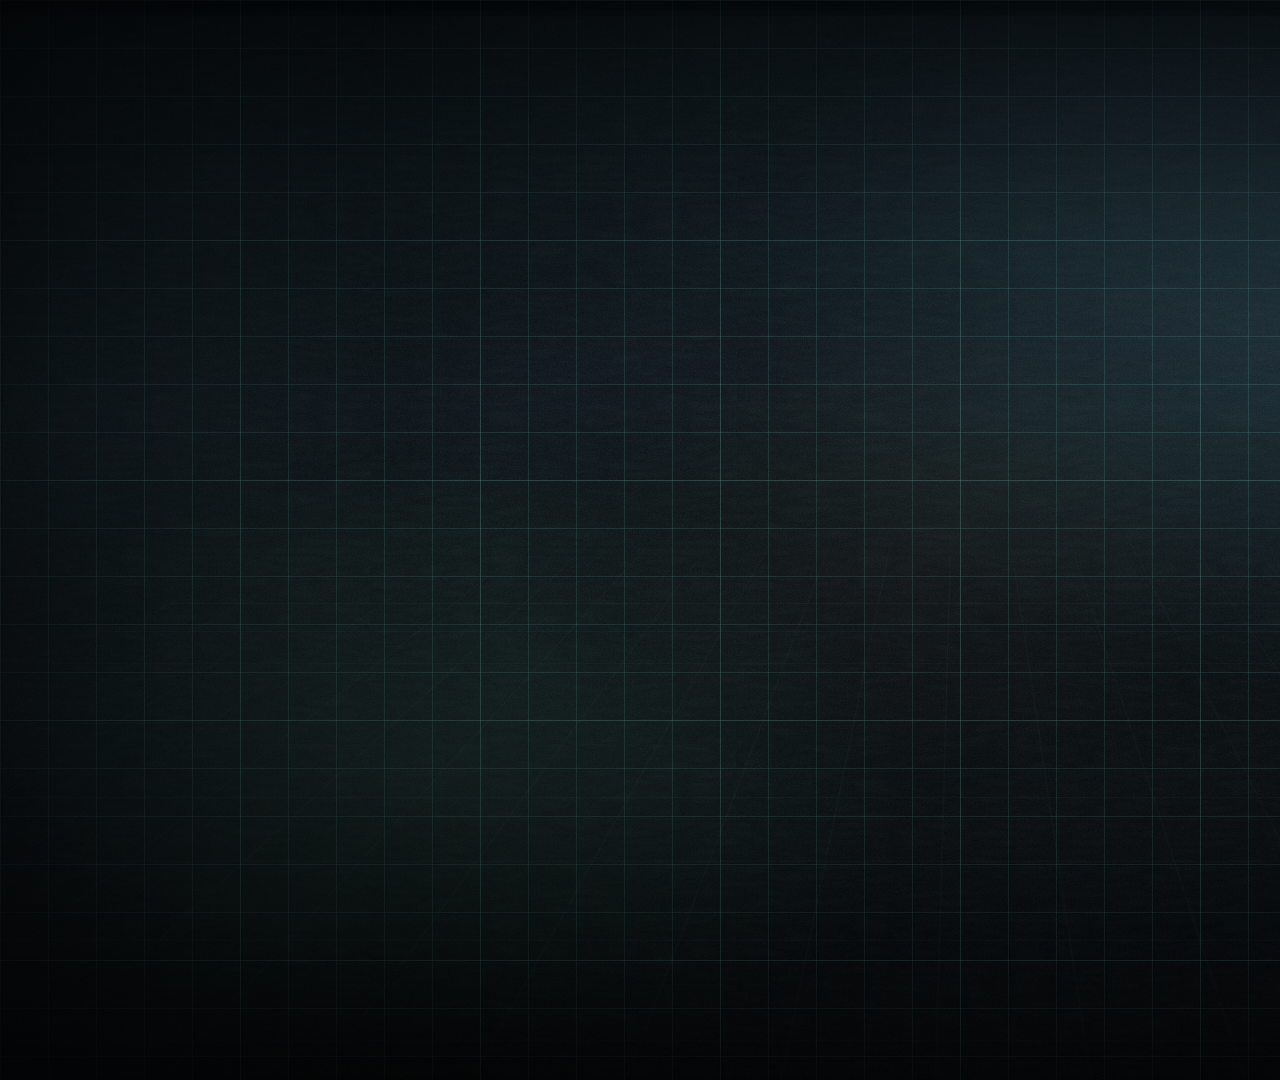
<file: skills/herk-edit-kit/style-templates/dark-graph-paper-template/index.html>
<!doctype html>
<html lang="en">
  <head>
    <meta charset="UTF-8" />
    <meta name="viewport" content="width=1920, height=1080" />
    <title>Dark Graph Paper Template</title>
    <script src="https://cdn.jsdelivr.net/npm/gsap@3.14.2/dist/gsap.min.js"></script>
    <style>
      * {
        margin: 0;
        padding: 0;
        box-sizing: border-box;
      }
      html,
      body {
        margin: 0;
        width: 1920px;
        height: 1080px;
        overflow: hidden;
        background: #030507;
        color: #dff8ff;
      }

      #root {
        position: relative;
        width: 1920px;
        height: 1080px;
        overflow: hidden;
        background: #030507;
        isolation: isolate;
      }

      #root .clip {
        position: absolute;
        inset: 0;
        width: 1920px;
        height: 1080px;
        pointer-events: none;
      }

      #dark-base {
        background:
          radial-gradient(ellipse 940px 620px at 72% 25%, rgba(125, 211, 252, 0.14), transparent 68%),
          radial-gradient(ellipse 780px 520px at 22% 72%, rgba(110, 231, 183, 0.10), transparent 62%),
          radial-gradient(ellipse 500px 360px at 48% 50%, rgba(246, 193, 119, 0.035), transparent 66%),
          linear-gradient(180deg, #081118 0%, #030507 58%, #020304 100%);
      }

      #paper-fiber-a,
      #paper-fiber-b {
        inset: -6%;
        width: 112%;
        height: 112%;
        mix-blend-mode: screen;
        opacity: 0.20;
        will-change: transform, opacity;
      }

      #paper-fiber-a {
        background-image: url("data:image/svg+xml;utf8,<svg xmlns='http://www.w3.org/2000/svg' width='480' height='480'><filter id='n'><feTurbulence type='fractalNoise' baseFrequency='0.92' numOctaves='2' seed='31'/><feColorMatrix values='0 0 0 0 0.12  0 0 0 0 0.55  0 0 0 0 0.70  0 0 0 0.34 0'/></filter><rect width='100%25' height='100%25' filter='url(%23n)'/></svg>");
        background-size: 480px 480px;
      }

      #paper-fiber-b {
        opacity: 0.10;
        background-image: url("data:image/svg+xml;utf8,<svg xmlns='http://www.w3.org/2000/svg' width='360' height='360'><filter id='n'><feTurbulence type='turbulence' baseFrequency='0.026 0.12' numOctaves='3' seed='17'/><feColorMatrix values='0 0 0 0 0.44  0 0 0 0 0.90  0 0 0 0 0.72  0 0 0 0.32 0'/></filter><rect width='100%25' height='100%25' filter='url(%23n)'/></svg>");
        background-size: 360px 360px;
      }

      #graph-grid {
        opacity: 0.74;
        background-image:
          linear-gradient(rgba(103, 232, 249, 0.18) 1px, transparent 1px),
          linear-gradient(90deg, rgba(103, 232, 249, 0.18) 1px, transparent 1px),
          linear-gradient(rgba(110, 231, 183, 0.16) 1px, transparent 1px),
          linear-gradient(90deg, rgba(110, 231, 183, 0.16) 1px, transparent 1px);
        background-size: 48px 48px, 48px 48px, 240px 240px, 240px 240px;
        background-position: 0 0, 0 0, 0 0, 0 0;
        box-shadow: inset 0 0 140px rgba(0, 0, 0, 0.72);
        will-change: background-position, opacity;
      }

      #perspective-grid {
        top: 210px;
        height: 1100px;
        opacity: 0.26;
        transform-origin: 50% 72%;
        transform: perspective(920px) rotateX(58deg) translateY(86px) scale(1.18);
        background:
          repeating-linear-gradient(0deg, rgba(125, 211, 252, 0.15) 0 1px, transparent 1px 86px),
          repeating-linear-gradient(90deg, rgba(125, 211, 252, 0.12) 0 1px, transparent 1px 86px);
        mask-image: linear-gradient(to bottom, transparent 0%, black 18%, black 86%, transparent 100%);
        will-change: transform, background-position, opacity;
      }

      #scan-band {
        inset: -22% 0 auto 0;
        height: 420px;
        opacity: 0.24;
        background: linear-gradient(
          180deg,
          transparent 0%,
          rgba(125, 211, 252, 0.00) 20%,
          rgba(125, 211, 252, 0.055) 48%,
          rgba(110, 231, 183, 0.028) 54%,
          transparent 100%
        );
        filter: blur(24px);
        mix-blend-mode: screen;
        will-change: transform, opacity;
      }

      #edge-glow {
        background:
          linear-gradient(90deg, rgba(125, 211, 252, 0.10), transparent 20%, transparent 80%, rgba(110, 231, 183, 0.08)),
          linear-gradient(180deg, rgba(125, 211, 252, 0.06), transparent 26%, transparent 76%, rgba(0, 0, 0, 0.50));
        opacity: 0.54;
        mix-blend-mode: screen;
      }

      #grain {
        inset: -18%;
        width: 136%;
        height: 136%;
        opacity: 0.16;
        mix-blend-mode: screen;
        background-image: url("data:image/svg+xml;utf8,<svg xmlns='http://www.w3.org/2000/svg' width='300' height='300'><filter id='g'><feTurbulence type='fractalNoise' baseFrequency='1.35' numOctaves='2' seed='7'/><feColorMatrix values='0 0 0 0 0.70  0 0 0 0 0.92  0 0 0 0 1.00  0 0 0 0.42 0'/></filter><rect width='100%25' height='100%25' filter='url(%23g)'/></svg>");
        background-size: 300px 300px;
        will-change: transform, opacity;
      }

      #vignette {
        background:
          radial-gradient(ellipse at center, transparent 36%, rgba(0, 0, 0, 0.74) 82%, rgba(0, 0, 0, 0.94) 100%),
          linear-gradient(180deg, rgba(0, 0, 0, 0.28), transparent 38%, rgba(0, 0, 0, 0.36));
        opacity: 0.88;
      }
    </style>
  </head>
  <body>
    <div
      id="root"
      data-composition-id="main"
      data-start="0"
      data-duration="8"
      data-width="1920"
      data-height="1080"
    >
      <div id="dark-base" class="clip" data-start="0" data-duration="8" data-track-index="0"></div>
      <div id="paper-fiber-a" class="clip" data-start="0" data-duration="8" data-track-index="1"></div>
      <div id="paper-fiber-b" class="clip" data-start="0" data-duration="8" data-track-index="2"></div>
      <div id="graph-grid" class="clip" data-start="0" data-duration="8" data-track-index="3"></div>
      <div id="perspective-grid" class="clip" data-start="0" data-duration="8" data-track-index="4"></div>
      <div id="scan-band" class="clip" data-start="0" data-duration="8" data-track-index="5"></div>
      <div id="edge-glow" class="clip" data-start="0" data-duration="8" data-track-index="6"></div>
      <div id="grain" class="clip" data-start="0" data-duration="8" data-track-index="7"></div>
      <div id="vignette" class="clip" data-start="0" data-duration="8" data-track-index="8"></div>
    </div>

    <script>
      window.__timelines = window.__timelines || {};
      const DURATION = 8;
      const tl = gsap.timeline({ paused: true });

      const phaseA = {
        "#paper-fiber-a": { opacity: 0.20, x: -18, y: 10, scale: 1.00, rotation: 0 },
        "#paper-fiber-b": { opacity: 0.10, x: 22, y: -12, scale: 1.02, rotation: 0.15 },
        "#grain": { x: -24, y: 16, opacity: 0.16 },
      };
      const phaseB = {
        "#paper-fiber-a": { opacity: 0.13, x: 28, y: -18, scale: 1.02, rotation: 0.18 },
        "#paper-fiber-b": { opacity: 0.18, x: -20, y: 18, scale: 1.00, rotation: -0.12 },
        "#grain": { x: 28, y: -20, opacity: 0.18 },
      };

      tl.fromTo("#dark-base",
        { scale: 1.00 },
        { scale: 1.014, duration: 4, yoyo: true, repeat: 1, ease: "sine.inOut" },
        0);
      tl.to("#graph-grid", {
        backgroundPosition: "48px 48px, 48px 48px, 240px 240px, 240px 240px",
        duration: DURATION,
        ease: "none",
      }, 0);
      tl.to("#perspective-grid", { backgroundPositionY: "-172px", opacity: 0.32, duration: DURATION, ease: "none" }, 0);
      tl.fromTo("#scan-band",
        { y: -150, skewY: -5, opacity: 0.18 },
        { y: 170, skewY: -5, opacity: 0.08, duration: 4, yoyo: true, repeat: 1, ease: "sine.inOut" },
        0);
      tl.to("#edge-glow", { opacity: 0.70, duration: 2.0, yoyo: true, repeat: 3, ease: "sine.inOut" }, 0);
      tl.to("#vignette", { opacity: 0.94, duration: 2.0, yoyo: true, repeat: 3, ease: "sine.inOut" }, 0);

      for (const selector in phaseA) {
        tl.fromTo(selector, phaseA[selector], {
          ...phaseB[selector],
          duration: 4,
          yoyo: true,
          repeat: 1,
          ease: "sine.inOut",
        }, 0);
      }

      tl.set({}, {}, DURATION);
      window.__timelines["main"] = tl;
    </script>
  </body>
</html>
</file>
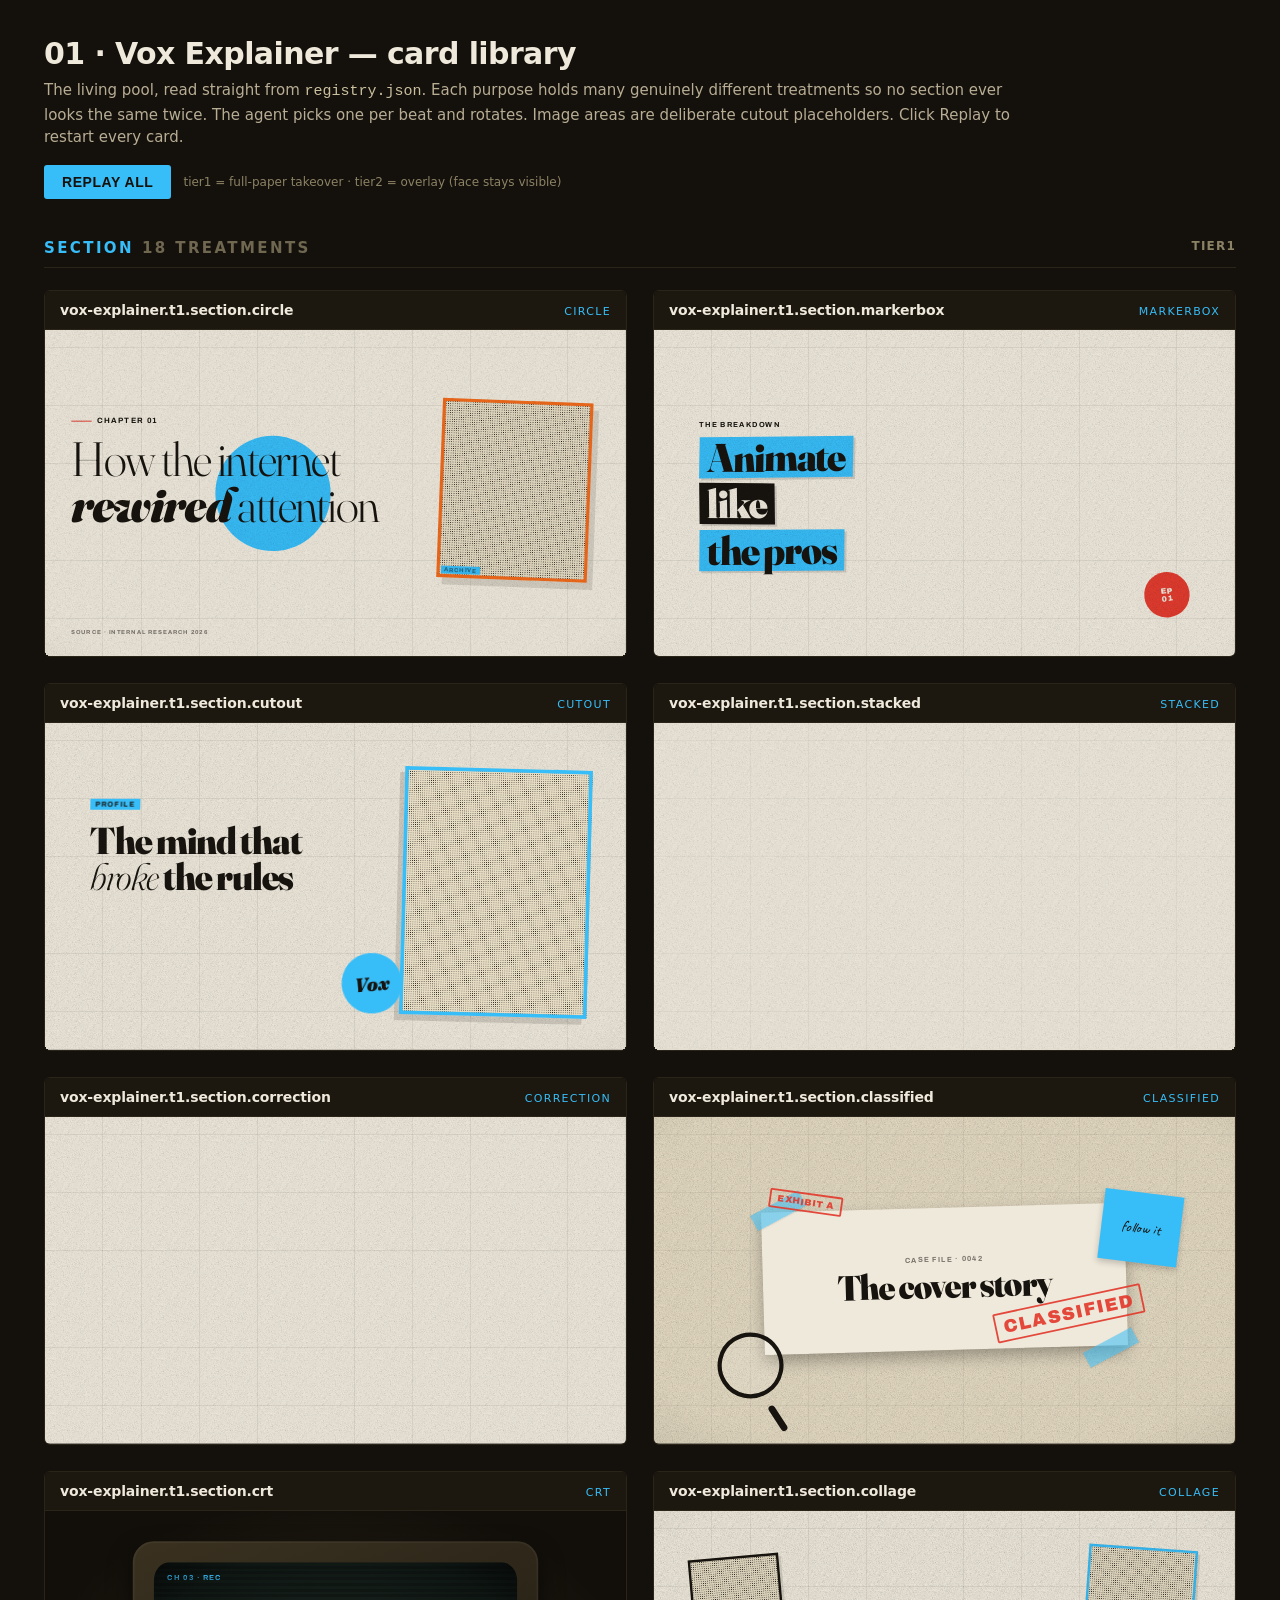
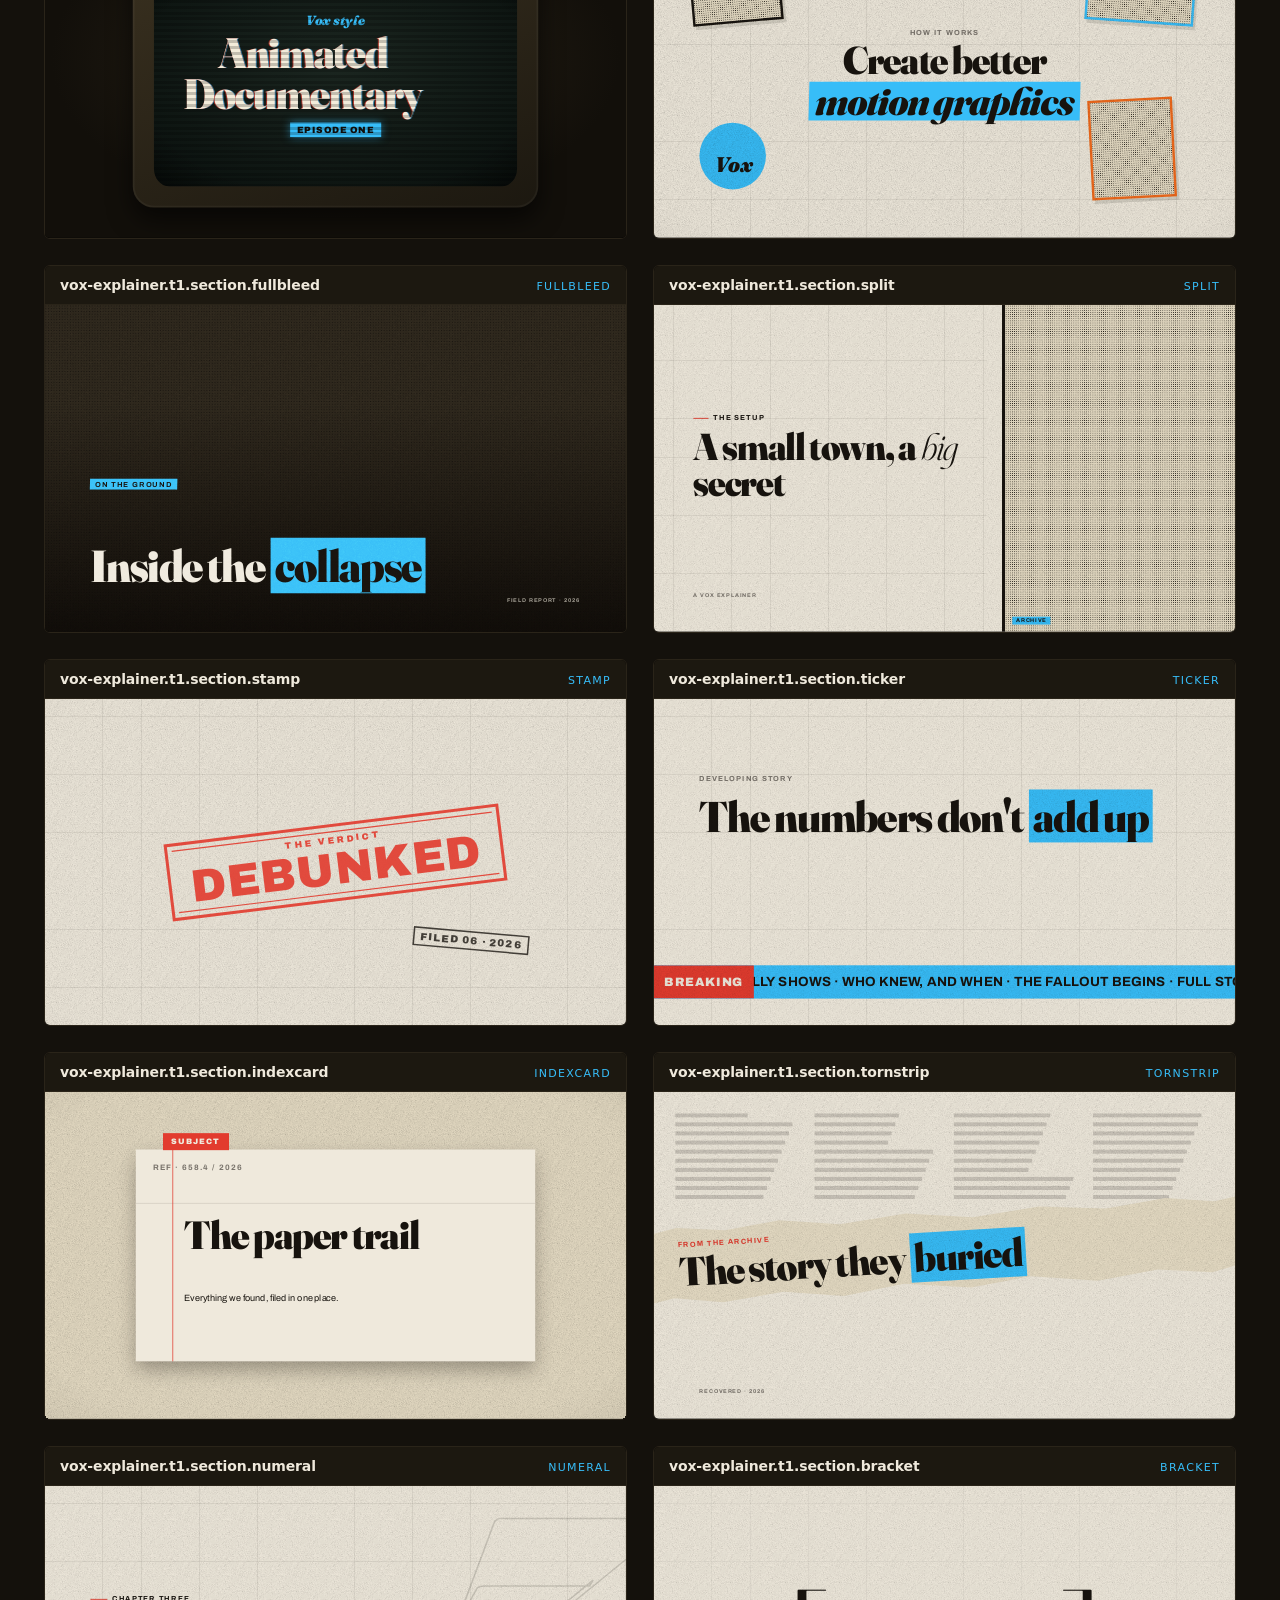
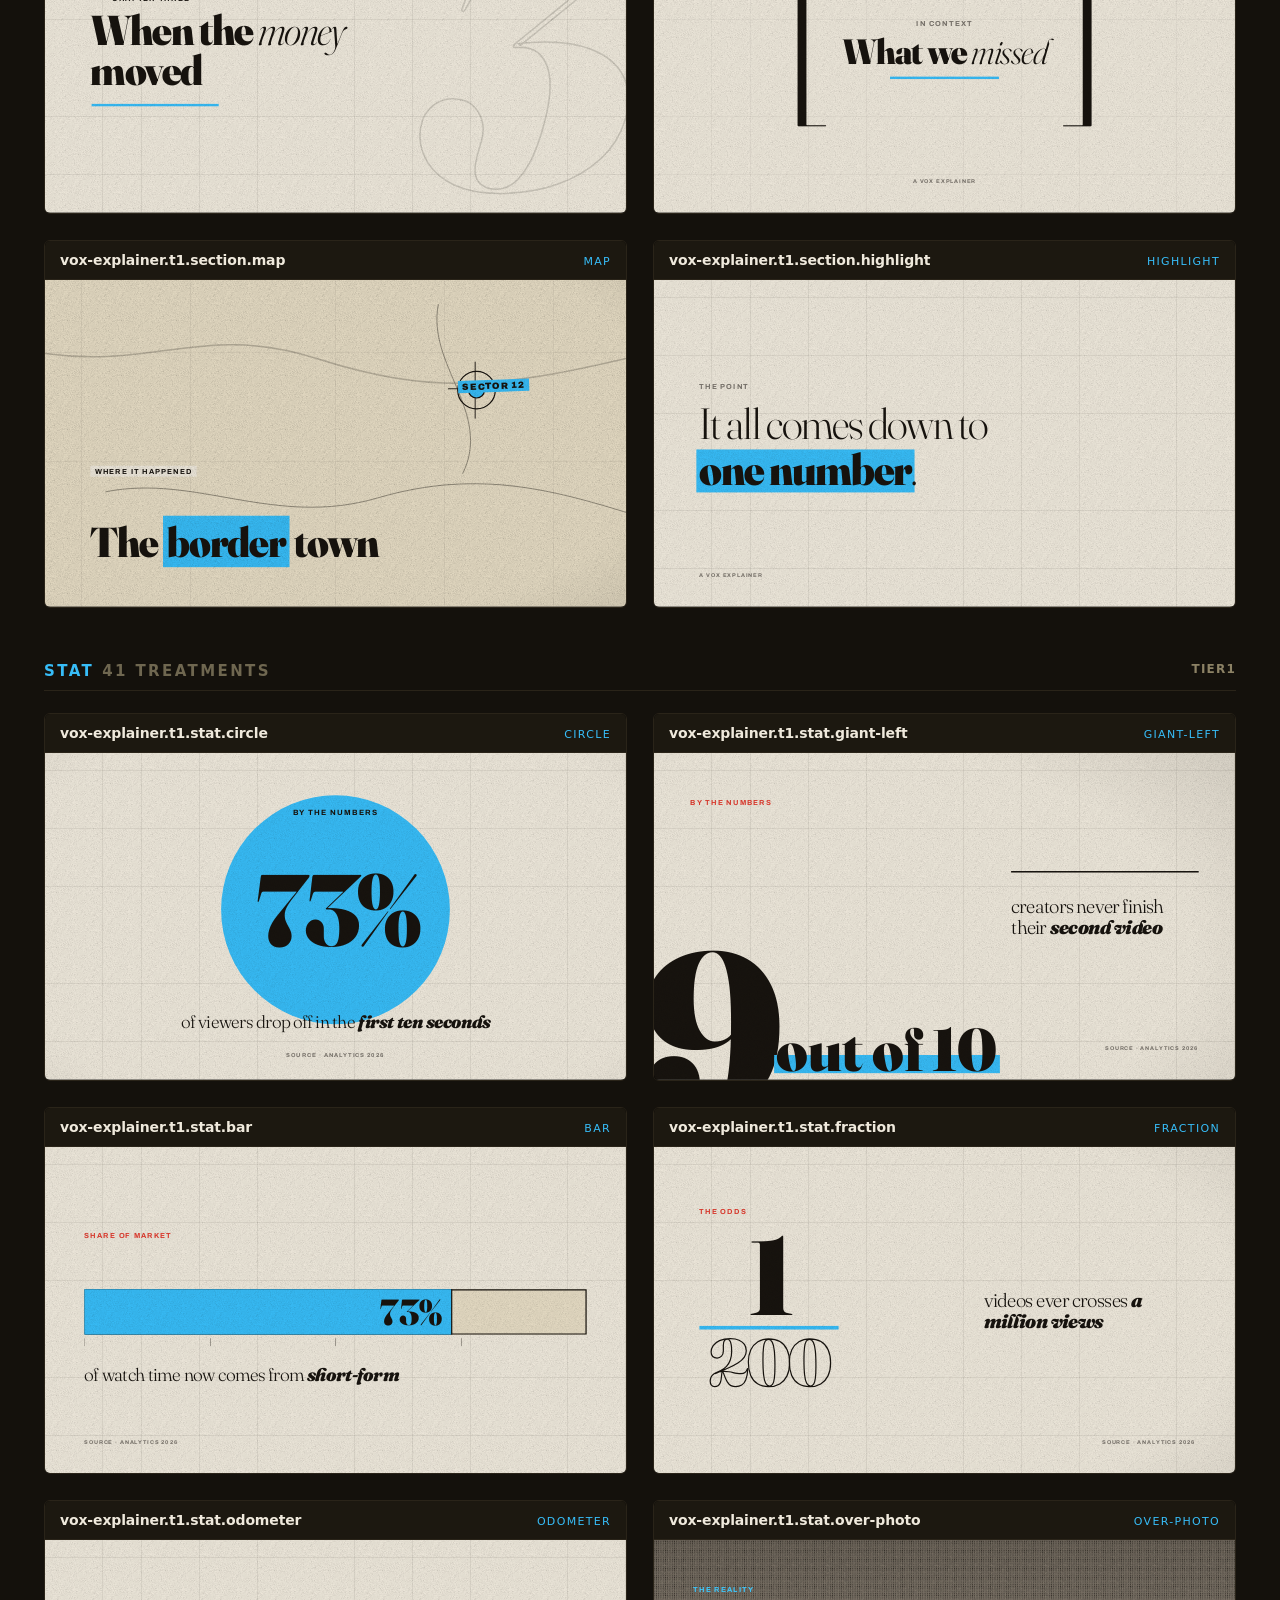
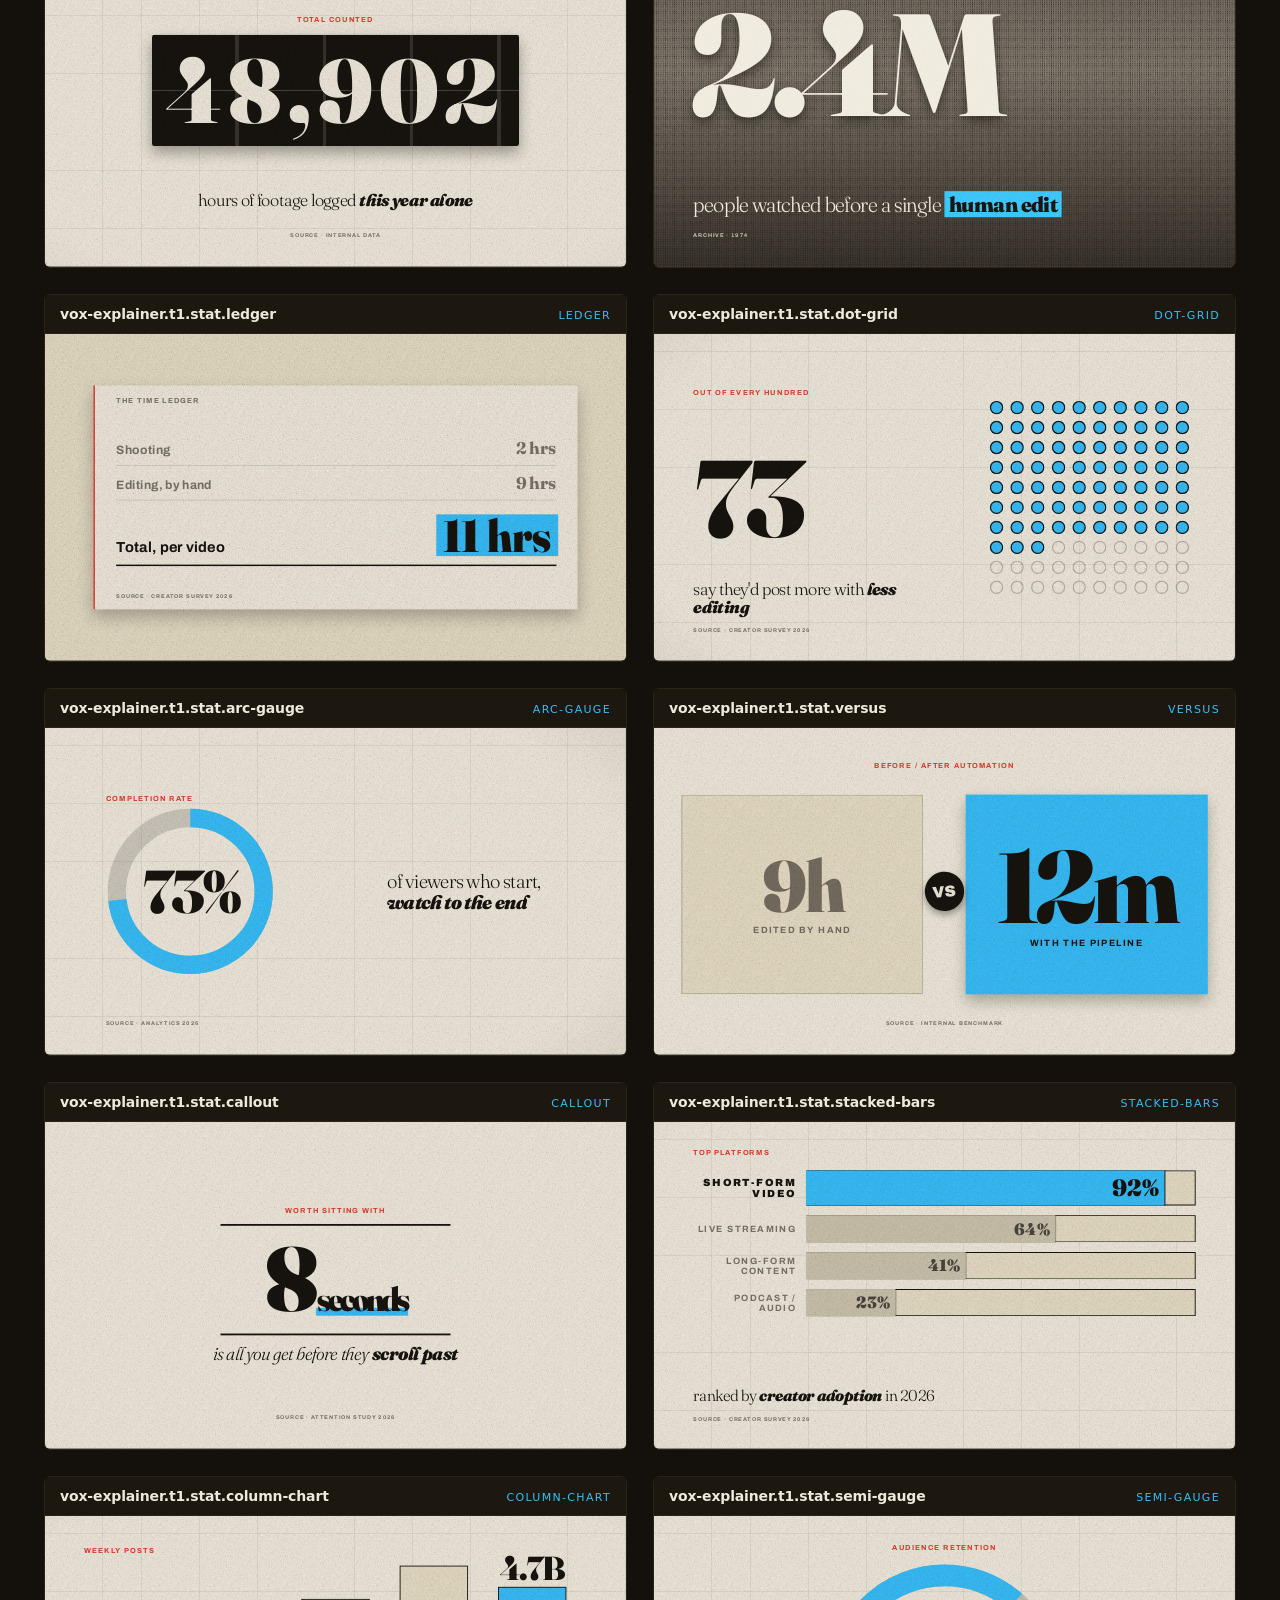
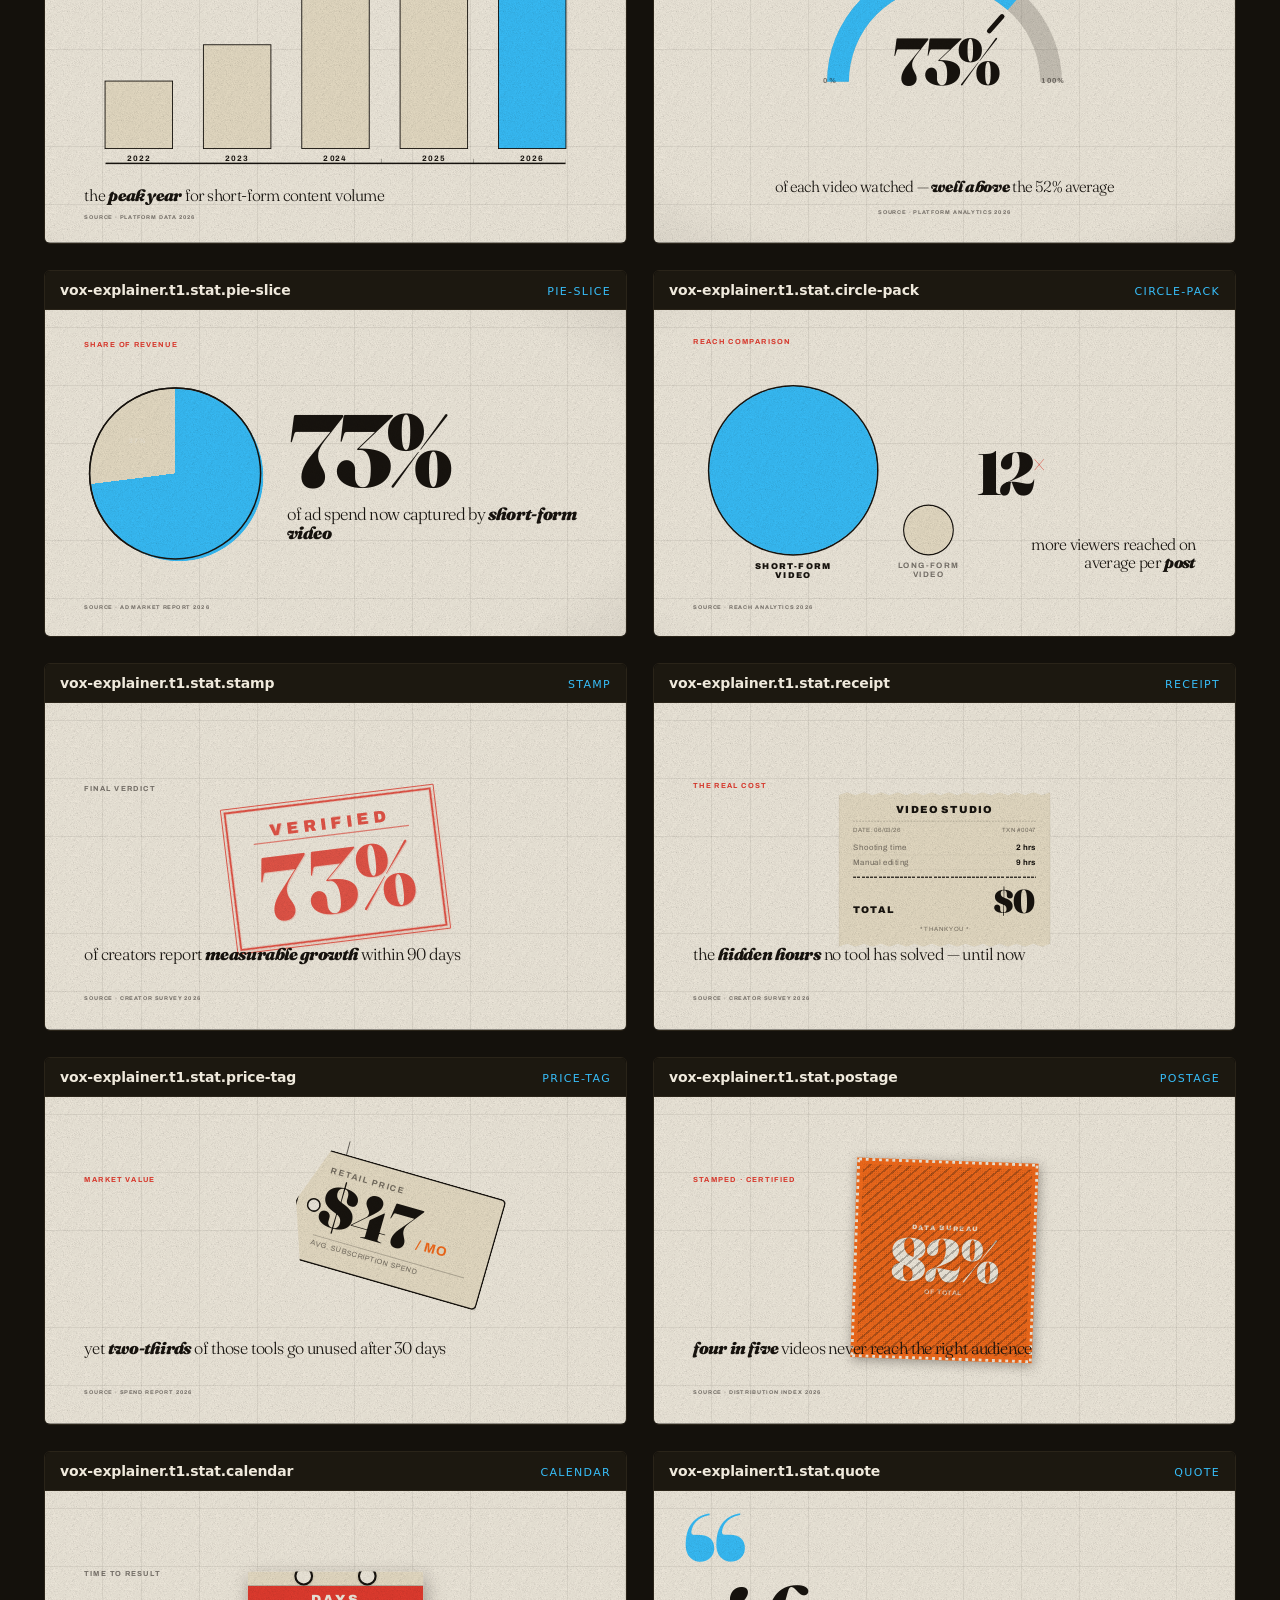
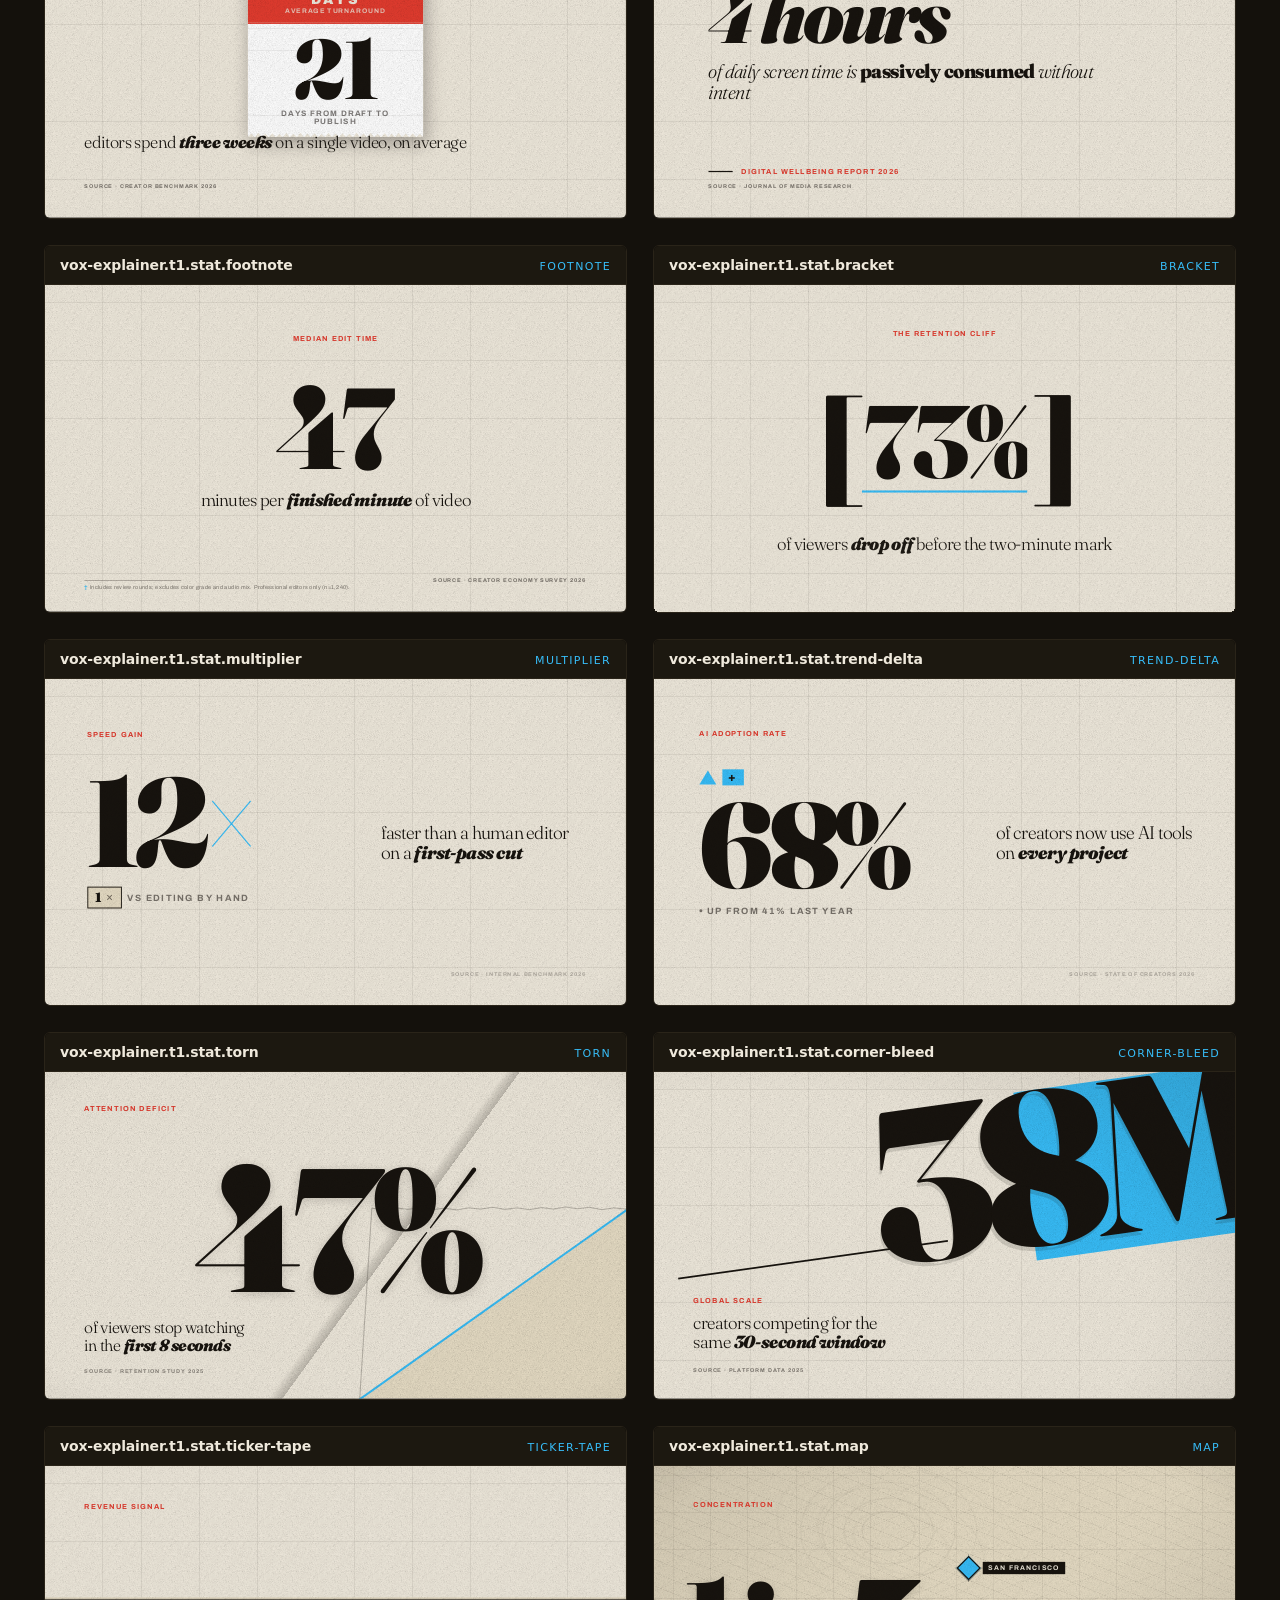
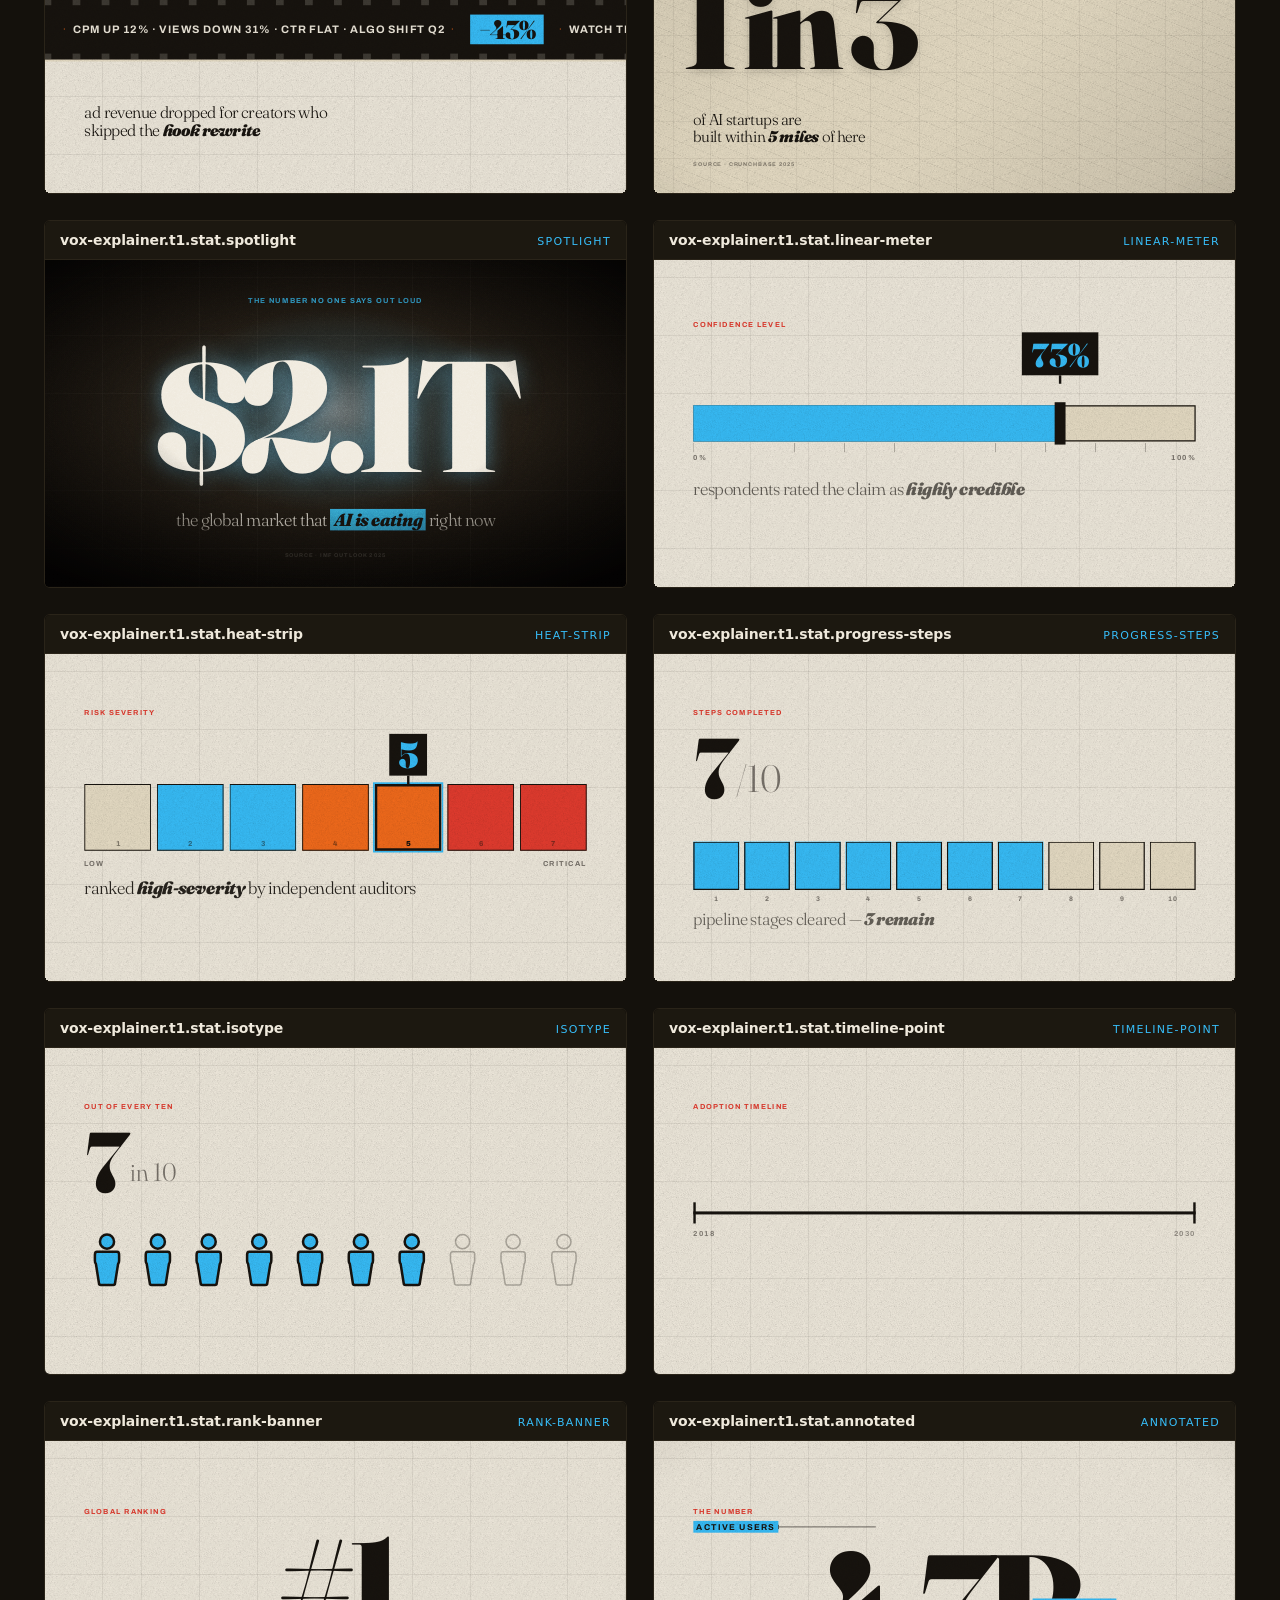
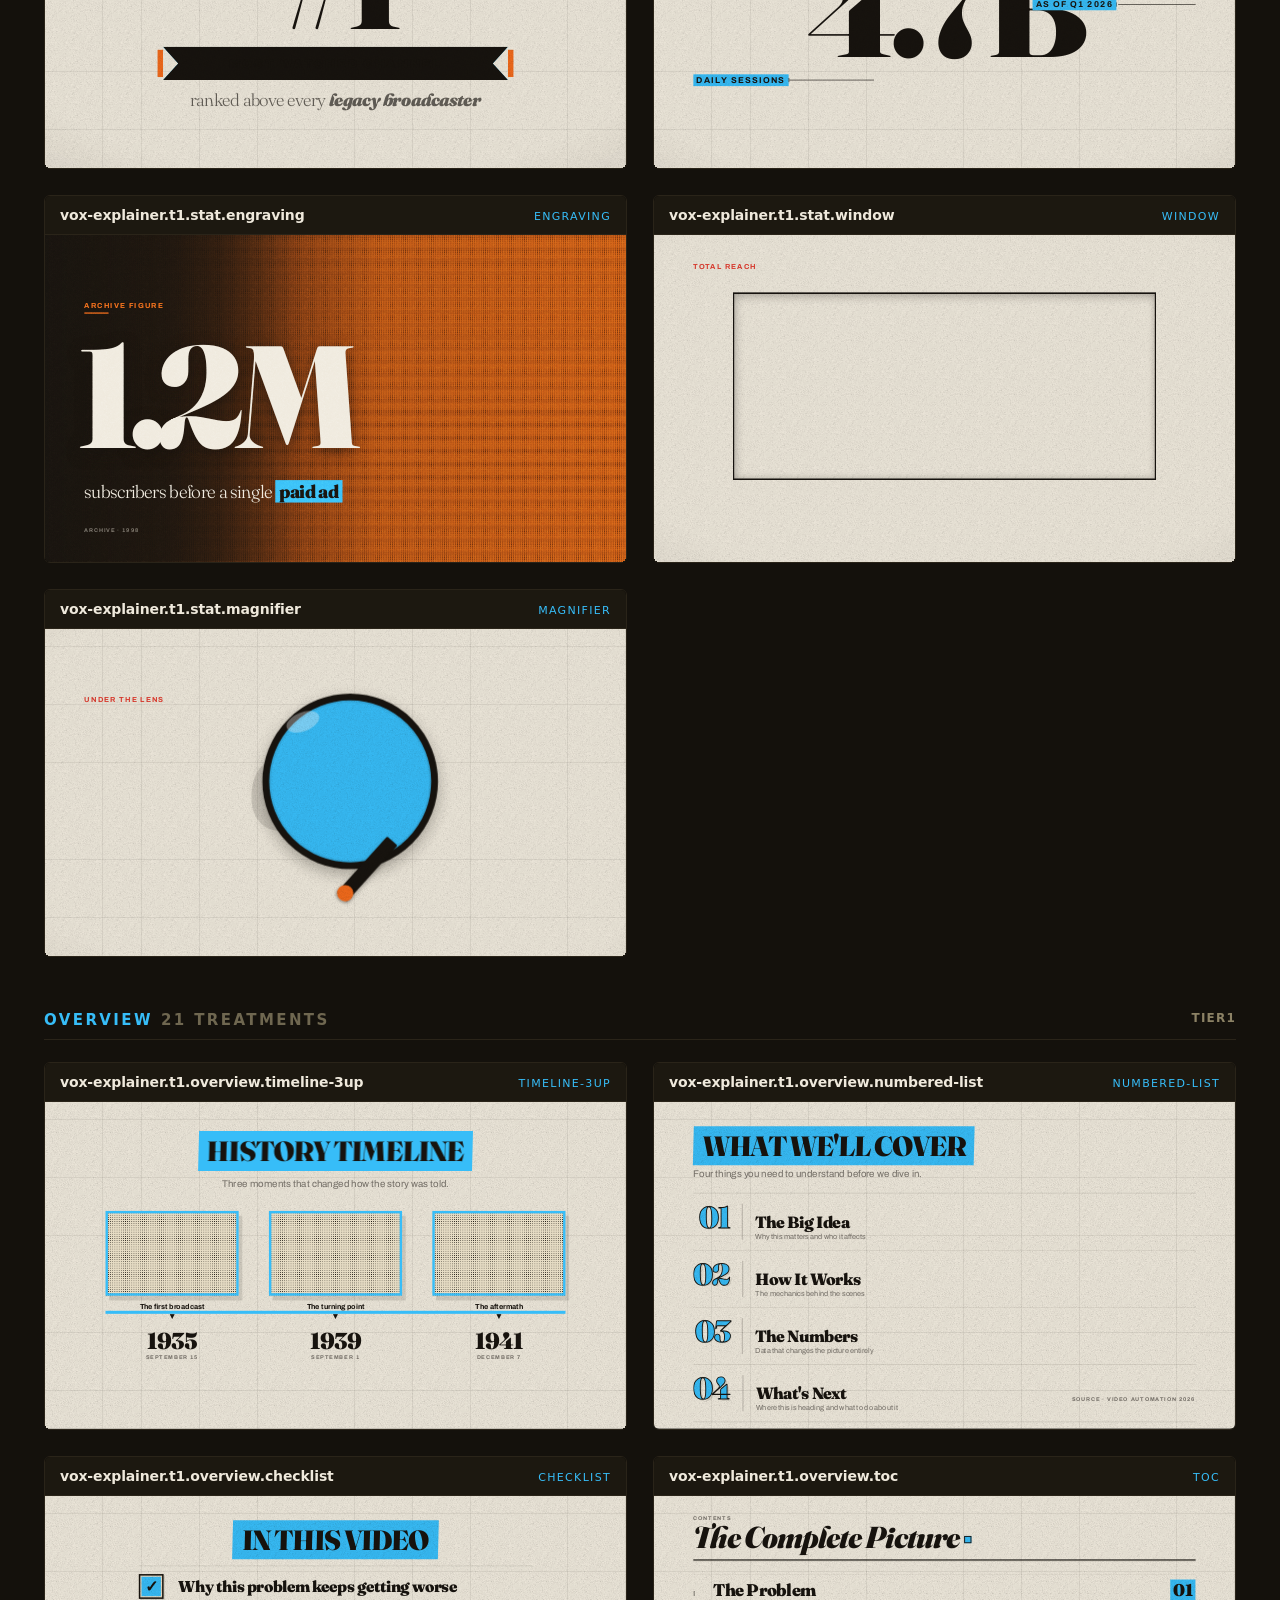
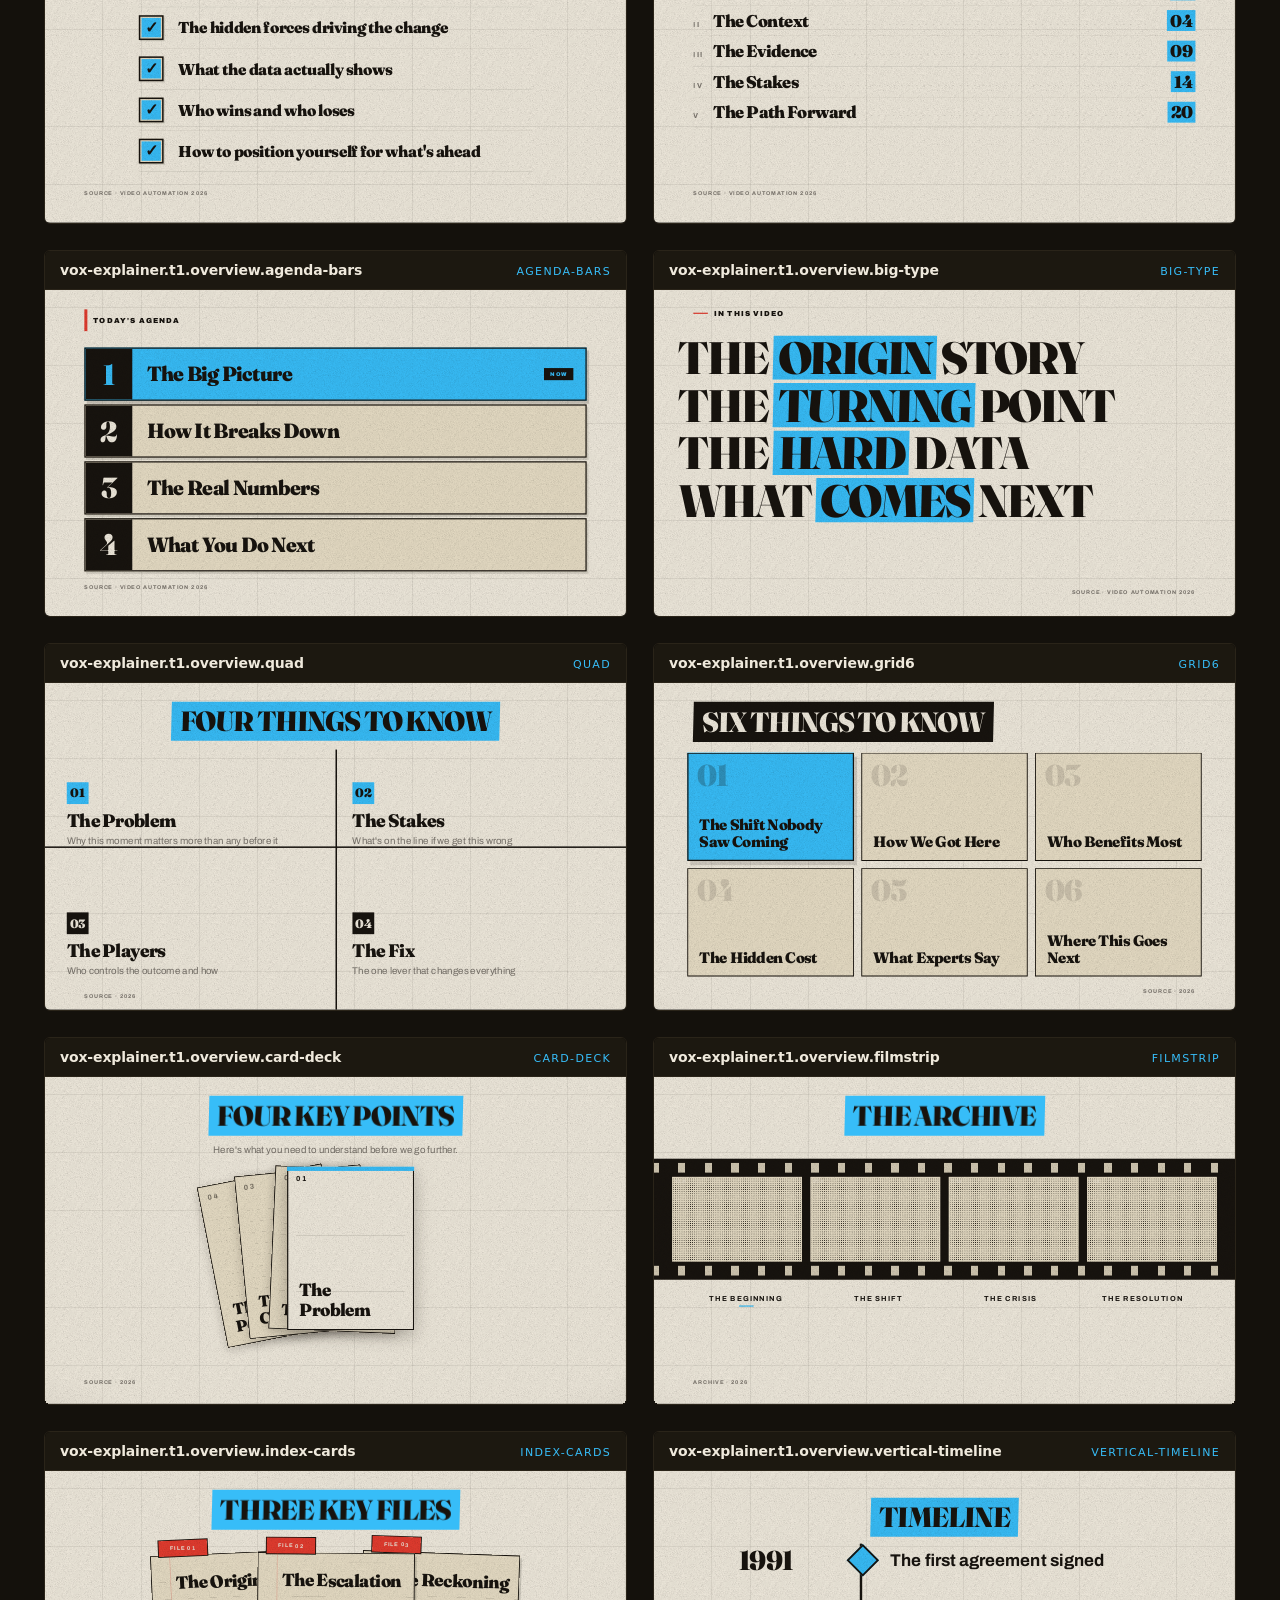
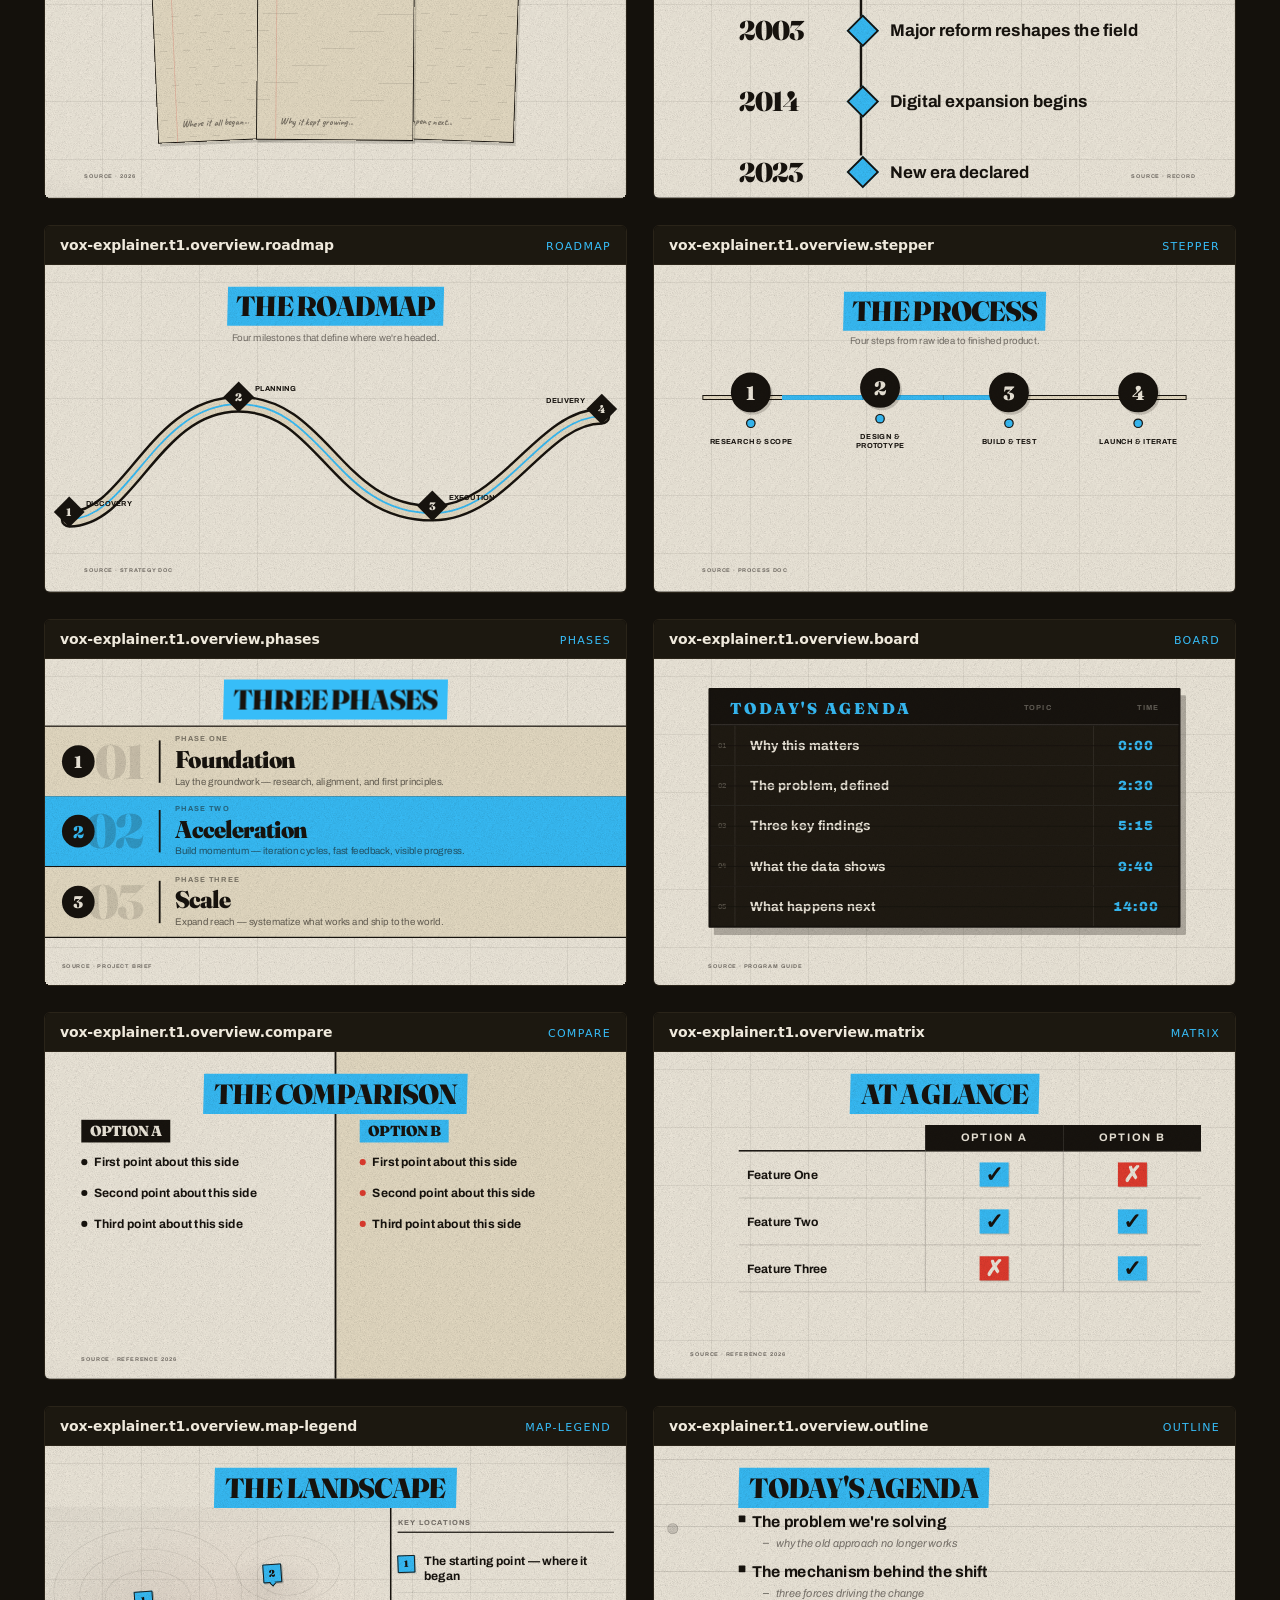
<file: skills/herk-edit-kit/style-library/01-vox-explainer/_preview/contact-sheet.html>
<!doctype html>
<html lang="en">
  <head>
    <meta charset="utf-8" />
    <title>Vox Explainer — card library</title>
    <style>
      * { box-sizing: border-box; }
      html, body { margin: 0; background: #14110c; color: #efe9dc;
        font-family: "Archivo", system-ui, sans-serif; }
      header { padding: 36px 44px 4px; }
      header h1 { margin: 0; font-weight: 900; font-size: 30px; letter-spacing: -0.02em; }
      header p { margin: 8px 0 0; color: #b8ad94; font-size: 15px; max-width: 980px; line-height: 1.5; }
      header .bar { margin-top: 16px; display: flex; gap: 12px; align-items: center; }
      button { background: #37BDF8; color: #14110c; border: 0; font-weight: 800; font-size: 14px;
        padding: 9px 18px; border-radius: 3px; cursor: pointer; letter-spacing: 0.04em; text-transform: uppercase; }
      .group { padding: 8px 44px 10px; }
      .group h2 { font-size: 15px; letter-spacing: 0.16em; text-transform: uppercase; color: #37BDF8;
        border-bottom: 1px solid #2a2419; padding-bottom: 10px; margin: 28px 0 4px; }
      .group h2 .count { color: #6f6750; margin-left: 8px; }
      .group h2 .tier { float: right; color: #8c8265; font-size: 12px; letter-spacing: 0.1em; }
      .grid { display: grid; grid-template-columns: repeat(2, 1fr); gap: 26px; padding: 18px 0 8px; }
      .card-cell { background: #000; border: 1px solid #2a2419; border-radius: 6px; overflow: hidden; }
      .meta { display: flex; justify-content: space-between; align-items: baseline; padding: 11px 15px;
        background: #1c1810; border-bottom: 1px solid #2a2419; }
      .meta .id { font-weight: 800; font-size: 14px; letter-spacing: -0.01em; color: #efe9dc; }
      .meta .treat { font-size: 11px; color: #37BDF8; text-transform: uppercase; letter-spacing: 0.12em; }
      .frame { position: relative; width: 100%; aspect-ratio: 16 / 9; background: #000; }
      .frame iframe { position: absolute; top: 0; left: 0; width: 1920px; height: 1080px; border: 0; transform-origin: top left; }
      .empty { color: #8c8265; padding: 60px 44px; }
    </style>
  </head>
  <body>
    <header>
      <h1>01 · Vox Explainer — card library</h1>
      <p>The living pool, read straight from <code style="color:#cabf9f">registry.json</code>. Each purpose holds many
         genuinely different treatments so no section ever looks the same twice. The agent picks one per beat and rotates.
         Image areas are deliberate cutout placeholders. Click Replay to restart every card.</p>
      <div class="bar"><button onclick="replayAll()">Replay all</button>
        <span style="font-size:12px;color:#8c8265">tier1 = full-paper takeover · tier2 = overlay (face stays visible)</span></div>
    </header>
    <div id="root"></div>

    <script>
      const STYLE_ID = "vox-explainer";
      const PURPOSE_ORDER = ["section","stat","overview","quote","definition","list","label","lower-third"];
      const frames = [];

      function fitFrame(cell) {
        const frame = cell.querySelector(".frame"), iframe = cell.querySelector("iframe");
        iframe.style.transform = "scale(" + (frame.clientWidth / 1920) + ")";
      }
      // Play whatever timeline(s) this iframe registered — don't guess the key
      // from the filename (composition-ids don't always match the file stem).
      function driveCard(iframe) {
        const w = iframe.contentWindow; let tries = 0;
        (function go() {
          const t = w.__timelines, keys = t ? Object.keys(t) : [];
          if (!keys.length) { if (tries++ < 120) setTimeout(go, 80); return; }
          keys.forEach(k => {
            const tl = t[k];
            tl.eventCallback("onComplete", () => setTimeout(() => tl.restart(), 1000));
            tl.play(0);
          });
        })();
      }
      function replayAll() {
        frames.forEach(({ iframe }) => {
          const t = iframe.contentWindow.__timelines;
          if (t) Object.keys(t).forEach(k => t[k].restart());
        });
      }

      fetch("../../registry.json").then(r => r.json()).then(reg => {
        const style = (reg.styles || []).find(s => s.id === STYLE_ID);
        const root = document.getElementById("root");
        if (!style) { root.innerHTML = '<div class="empty">Style not found in registry.</div>'; return; }

        const byPurpose = {};
        style.cards.forEach(c => { (byPurpose[c.purpose] = byPurpose[c.purpose] || []).push(c); });
        const purposes = Object.keys(byPurpose).sort(
          (a, b) => (PURPOSE_ORDER.indexOf(a) + 1 || 99) - (PURPOSE_ORDER.indexOf(b) + 1 || 99));

        purposes.forEach(purpose => {
          const cards = byPurpose[purpose];
          const tier = cards[0].tier;
          const group = document.createElement("div");
          group.className = "group";
          group.innerHTML = '<h2>' + purpose + '<span class="count">' + cards.length +
            (cards.length === 1 ? ' treatment' : ' treatments') + '</span>' +
            '<span class="tier">' + tier + '</span></h2><div class="grid"></div>';
          const grid = group.querySelector(".grid");
          cards.forEach(c => {
            const treat = c.treatment || c.id.split(".").slice(3).join(".") || purpose;
            const cell = document.createElement("div");
            cell.className = "card-cell";
            cell.innerHTML =
              '<div class="meta"><span class="id">' + c.id + '</span>' +
              '<span class="treat">' + treat + '</span></div>' +
              '<div class="frame"><iframe src="../../' + c.file + '" scrolling="no"></iframe></div>';
            grid.appendChild(cell);
            const iframe = cell.querySelector("iframe");
            iframe.addEventListener("load", () => { fitFrame(cell); driveCard(iframe); });
            frames.push({ cell, iframe });
          });
          root.appendChild(group);
        });
        window.addEventListener("resize", () => frames.forEach(({ cell }) => fitFrame(cell)));
      }).catch(e => {
        document.getElementById("root").innerHTML =
          '<div class="empty">Could not load registry.json (' + e + '). Serve from the workspace root with <code>npx serve . -p 8080 -n</code>.</div>';
      });
    </script>
  </body>
</html>
</file>
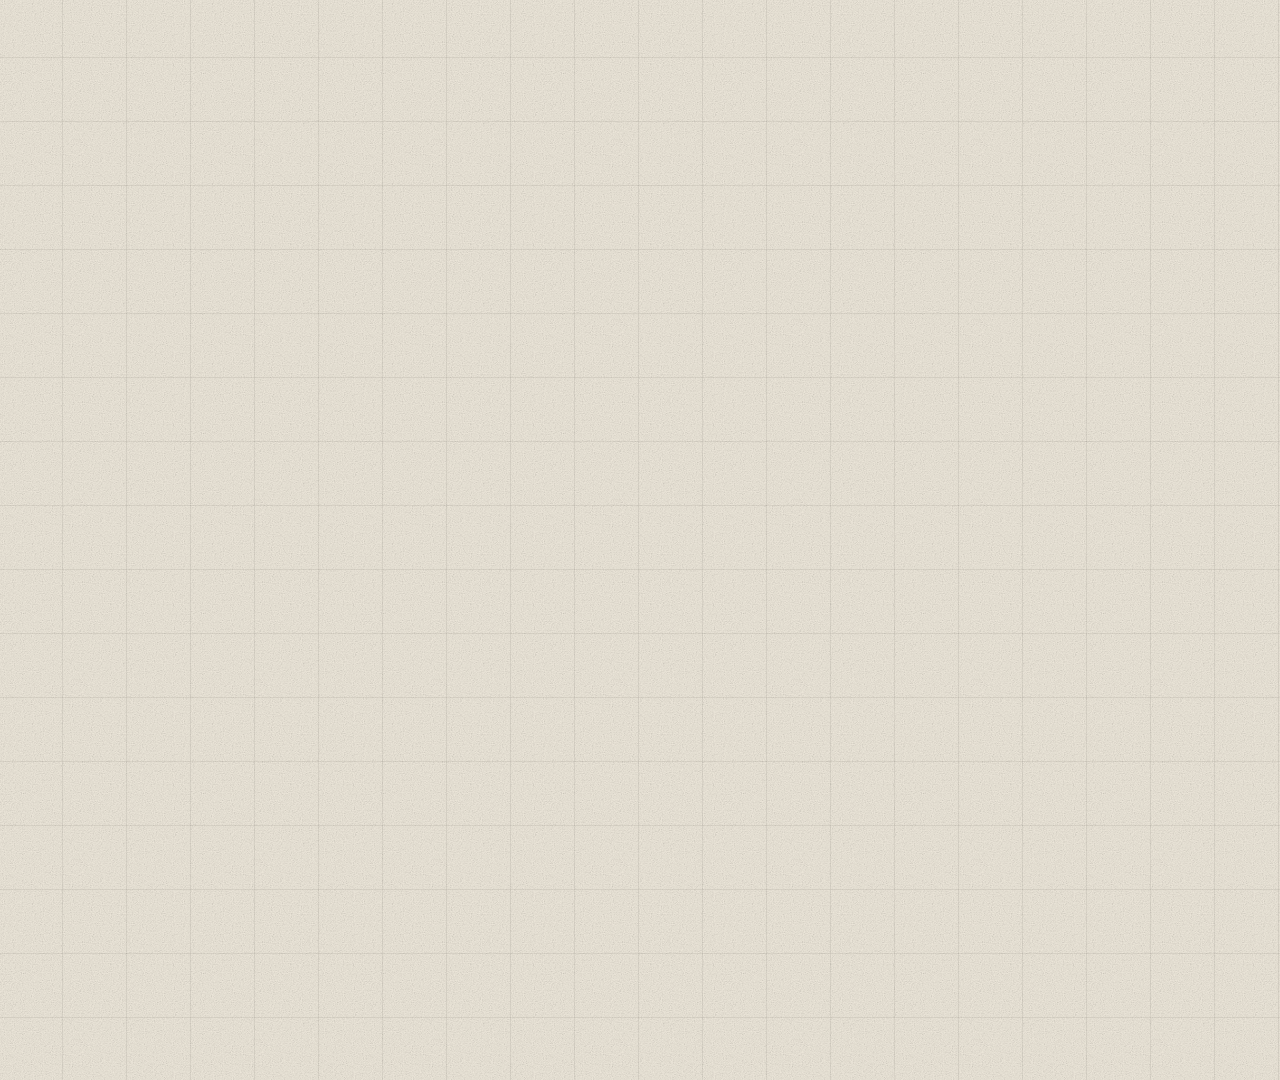
<file: skills/herk-edit-kit/style-library/01-vox-explainer/cards/tier1/t1-overview-agenda.html>
<!doctype html>
<!--
  VOX EXPLAINER · tier1 · overview · STACKED CHAPTER BARS
  4 full-width horizontal bars stacked vertically like a segmented agenda.
  Each bar: number chip left + chapter title. TOP/active bar is yellow, rest kraft.
  Bars wipe/slide in stacked — each from a different edge direction.
  Slots: title, item1, item2, item3, item4, source.
-->
<html>
  <head>
    <meta charset="utf-8" />
    <link rel="stylesheet" href="../../tokens.css" />
    <style>
      html, body { margin: 0; }
      #t1-ov-agenda {
        position: absolute; inset: 0; width: 1920px; height: 1080px;
        background: var(--paper); color: var(--ink);
        font-family: var(--font-display); overflow: hidden;
      }
      #t1-ov-agenda .grid {
        position: absolute; inset: -2px;
        background-image:
          repeating-linear-gradient(0deg,  var(--grid-line) 0 1px, transparent 1px var(--grid-size)),
          repeating-linear-gradient(90deg, var(--grid-line) 0 1px, transparent 1px var(--grid-size));
      }
      #t1-ov-agenda .grain {
        position: absolute; inset: -40px; background: var(--tex-grain);
        background-size: 180px 180px; mix-blend-mode: multiply; opacity: 0.4;
        pointer-events: none; z-index: 6;
      }
      #t1-ov-agenda .vignette {
        position: absolute; inset: 0; pointer-events: none; z-index: 5;
        background: radial-gradient(130% 120% at 50% 50%, transparent 56%, rgba(23,19,14,0.16) 100%);
      }

      /* small marker title at top — left aligned, thinner bar */
      #t1-ov-agenda .title-bar {
        position: absolute; top: 64px; left: 130px; z-index: 3;
        display: flex; align-items: center; gap: 20px;
      }
      #t1-ov-agenda .title-accent {
        width: 10px; height: 72px; background: var(--red);
      }
      #t1-ov-agenda .title {
        font-family: var(--font-label); font-weight: var(--wt-black);
        font-size: var(--size-label); letter-spacing: var(--track-wide);
        text-transform: uppercase; color: var(--ink);
      }

      /* stacked bars */
      #t1-ov-agenda .bars {
        position: absolute; top: 190px; left: 130px; right: 130px;
        display: flex; flex-direction: column; gap: 12px; z-index: 3;
      }
      #t1-ov-agenda .bar {
        display: flex; align-items: center; gap: 0;
        height: 168px;
        background: var(--paper-2);
        border: 4px solid var(--ink);
        box-shadow: 6px 8px 0 rgba(23,19,14,0.12);
        overflow: hidden;
      }
      /* active / top bar is yellow */
      #t1-ov-agenda .bar.active {
        background: var(--yellow);
        box-shadow: 8px 10px 0 rgba(23,19,14,0.18);
      }

      /* number chip */
      #t1-ov-agenda .chip {
        flex: 0 0 150px; height: 100%;
        display: flex; align-items: center; justify-content: center;
        border-right: 4px solid var(--ink);
        font-weight: var(--wt-black); font-size: 96px;
        line-height: 1; letter-spacing: var(--track-tight);
        font-variant-numeric: tabular-nums;
        background: var(--ink); color: var(--paper);
      }
      #t1-ov-agenda .bar.active .chip {
        background: var(--ink); color: var(--yellow);
      }

      /* chapter title */
      #t1-ov-agenda .chapter {
        flex: 1; padding: 0 48px;
        font-weight: var(--wt-black); font-size: 68px;
        letter-spacing: var(--track-tight); line-height: 1.05; color: var(--ink);
      }

      /* NOW indicator on active bar */
      #t1-ov-agenda .now-badge {
        flex: 0 0 auto; margin-right: 40px;
        background: var(--ink); color: var(--yellow);
        font-family: var(--font-label); font-weight: var(--wt-black);
        font-size: var(--size-tiny); letter-spacing: var(--track-wide);
        text-transform: uppercase; padding: 10px 20px;
      }

      #t1-ov-agenda .source {
        position: absolute; left: 130px; bottom: 88px;
        font-family: var(--font-label); font-weight: var(--wt-bold);
        font-size: var(--size-tiny); letter-spacing: var(--track-wide);
        text-transform: uppercase; color: var(--muted); z-index: 3;
      }
    </style>
  </head>
  <body>
    <div id="t1-ov-agenda" data-composition-id="t1-ov-agenda" data-start="0" data-width="1920" data-height="1080">
      <div class="grid"></div>

      <div class="title-bar">
        <div class="title-accent"></div>
        <div class="title" data-slot="title">TODAY'S AGENDA</div>
      </div>

      <div class="bars">
        <!-- active bar first -->
        <div class="bar b1 active">
          <div class="chip">1</div>
          <div class="chapter" data-slot="item1">The Big Picture</div>
          <div class="now-badge">NOW</div>
        </div>
        <div class="bar b2">
          <div class="chip">2</div>
          <div class="chapter" data-slot="item2">How It Breaks Down</div>
        </div>
        <div class="bar b3">
          <div class="chip">3</div>
          <div class="chapter" data-slot="item3">The Real Numbers</div>
        </div>
        <div class="bar b4">
          <div class="chip">4</div>
          <div class="chapter" data-slot="item4">What You Do Next</div>
        </div>
      </div>

      <div class="source" data-slot="source">SOURCE · VIDEO AUTOMATION 2026</div>
      <div class="vignette"></div>
      <div class="grain"></div>
    </div>

    <script src="https://cdn.jsdelivr.net/npm/gsap@3.14.2/dist/gsap.min.js"></script>
    <script>
      window.__timelines = window.__timelines || {};
      const tl = gsap.timeline({ paused: true });

      // grain flicker — finite
      tl.fromTo("#t1-ov-agenda .grain",
        { backgroundPosition: "0px 0px" },
        { backgroundPosition: "130px 100px", duration: 0.5, ease: "steps(4)", repeat: 11, yoyo: true }, 0);

      // title slides in from left
      tl.from("#t1-ov-agenda .title-bar",
        { autoAlpha: 0, x: -50, duration: 0.35, ease: "power3.out" }, 0.1);

      // active bar wipes in from left — clips across
      tl.from("#t1-ov-agenda .b1",
        { clipPath: "inset(0 100% 0 0)", autoAlpha: 1, duration: 0.45, ease: "power3.out" }, 0.38);

      // subsequent bars wipe in with slight stagger — alternating sides for variety
      tl.from("#t1-ov-agenda .b2",
        { clipPath: "inset(0 0 0 100%)", autoAlpha: 1, duration: 0.4, ease: "power2.out" }, 0.62);
      tl.from("#t1-ov-agenda .b3",
        { clipPath: "inset(0 100% 0 0)", autoAlpha: 1, duration: 0.4, ease: "power2.out" }, 0.80);
      tl.from("#t1-ov-agenda .b4",
        { clipPath: "inset(0 0 0 100%)", autoAlpha: 1, duration: 0.4, ease: "power2.out" }, 0.98);

      // NOW badge pops in after bar 1 lands
      tl.from("#t1-ov-agenda .now-badge",
        { scale: 0, autoAlpha: 0, duration: 0.22, ease: "back.out(2.4)" }, 0.72);

      tl.from("#t1-ov-agenda .source", { autoAlpha: 0, duration: 0.3 }, 1.5);

      // hold at 7s
      tl.set({}, {}, 7);

      window.__timelines["t1-ov-agenda"] = tl;
    </script>
  </body>
</html>
</file>
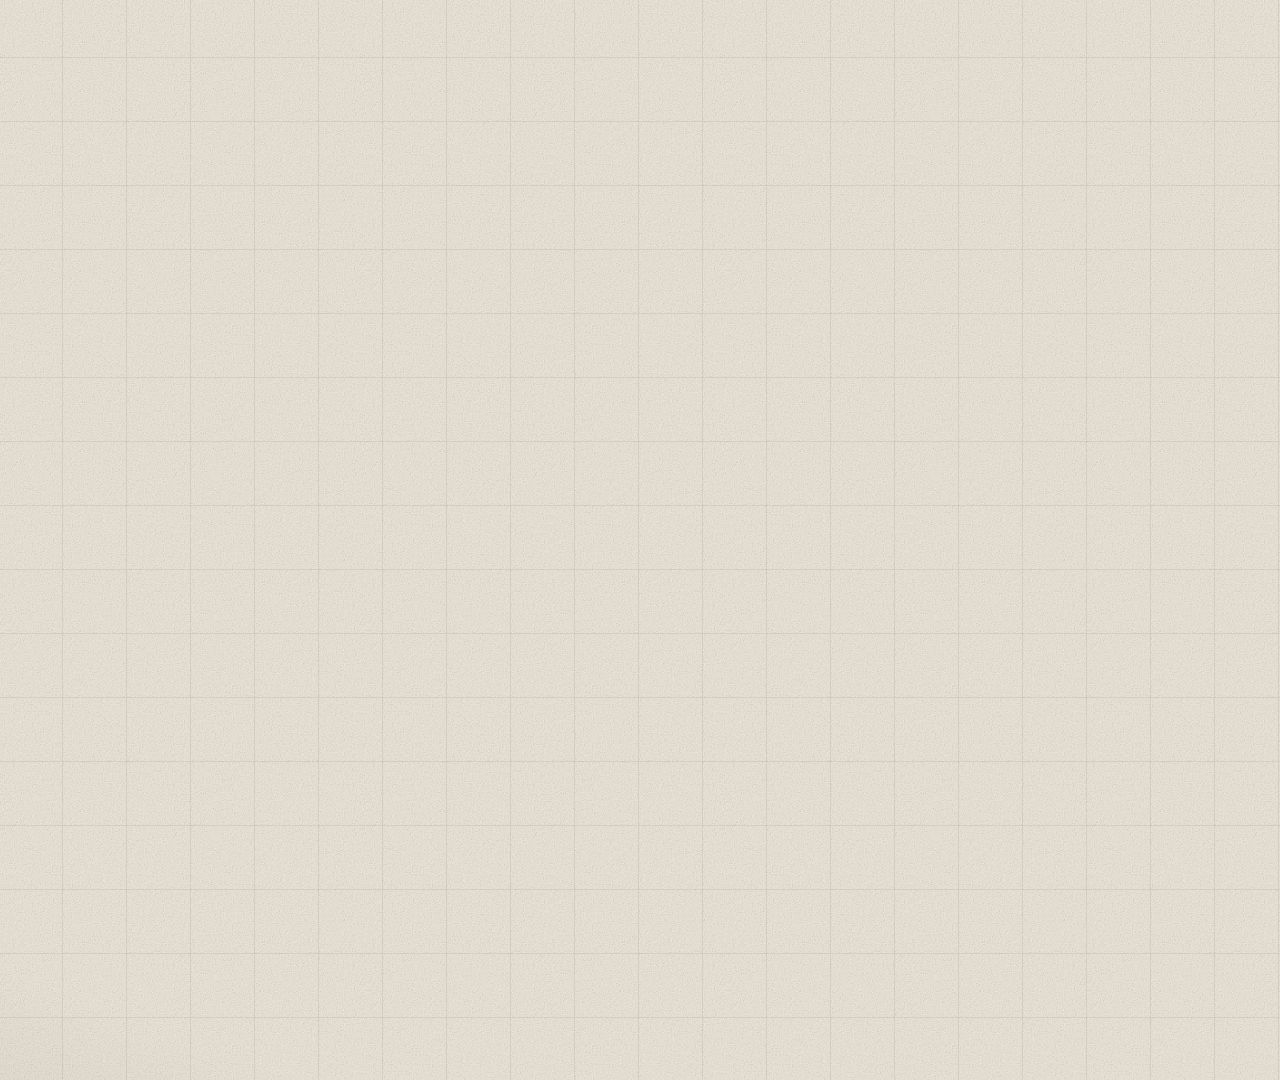
<file: skills/herk-edit-kit/style-library/01-vox-explainer/cards/tier1/t1-overview-deck.html>
<!doctype html>
<!--
  VOX EXPLAINER · tier1 · overview · FANNED CARD DECK
  4 overlapping cards fanned across the canvas (each rotated a few degrees, offset),
  like a hand of cards dealt face-up. Each card carries a topic. The front card is
  upright and yellow-accented. Cards deal in one at a time (slide + rotate, staggered).
  Marker title at top.
  Slots: title, intro, card1, card2, card3, card4, source.
-->
<html>
  <head>
    <meta charset="utf-8" />
    <link rel="stylesheet" href="../../tokens.css" />
    <style>
      html, body { margin: 0; }
      #t1-ov-deck {
        position: absolute; inset: 0; width: 1920px; height: 1080px;
        background: var(--paper); color: var(--ink);
        font-family: var(--font-display); overflow: hidden;
      }
      #t1-ov-deck .grid {
        position: absolute; inset: -2px;
        background-image:
          repeating-linear-gradient(0deg,  var(--grid-line) 0 1px, transparent 1px var(--grid-size)),
          repeating-linear-gradient(90deg, var(--grid-line) 0 1px, transparent 1px var(--grid-size));
      }
      #t1-ov-deck .grain {
        position: absolute; inset: -40px; background: var(--tex-grain);
        background-size: 180px 180px; mix-blend-mode: multiply; opacity: 0.4;
        pointer-events: none; z-index: 9;
      }
      #t1-ov-deck .vignette {
        position: absolute; inset: 0; pointer-events: none; z-index: 8;
        background: radial-gradient(130% 120% at 50% 40%, transparent 56%, rgba(23,19,14,0.18) 100%);
      }
      /* marker title */
      #t1-ov-deck .title {
        position: absolute; top: 62px; left: 50%;
        transform: translateX(-50%) skewX(var(--marker-skew));
        background: var(--yellow); padding: 8px 28px; z-index: 10;
        font-weight: var(--wt-black); font-size: var(--size-title);
        letter-spacing: var(--track-tight); text-transform: uppercase; white-space: nowrap;
      }
      #t1-ov-deck .intro {
        position: absolute; top: 218px; left: 50%; transform: translateX(-50%);
        width: 900px; text-align: center; z-index: 10;
        font-family: var(--font-label); font-weight: var(--wt-reg);
        font-size: var(--size-body); line-height: 1.4; color: var(--muted);
      }
      /* the fanned card stack — centered */
      #t1-ov-deck .fan {
        position: absolute; left: 50%; top: 50%;
        transform: translate(-50%, -42%);
        width: 500px; height: 580px;
        z-index: 2;
      }
      /* each playing card */
      #t1-ov-deck .card {
        position: absolute; width: 420px; height: 540px;
        background: var(--paper-2);
        box-shadow: 0 8px 32px rgba(23,19,14,0.22), inset 0 0 0 3px var(--ink);
        display: flex; flex-direction: column; justify-content: flex-end;
        padding: 36px 40px; box-sizing: border-box;
        transform-origin: 50% 90%;
      }
      /* individual card positions/rotations — deterministic, no Math.random */
      #t1-ov-deck .card-4 {
        left: -120px; top: 20px;
        transform: rotate(-11deg);
        background: var(--paper-2);
      }
      #t1-ov-deck .card-3 {
        left: -40px; top: 10px;
        transform: rotate(-5.5deg);
        background: var(--paper-2);
      }
      #t1-ov-deck .card-2 {
        left: 30px; top: 4px;
        transform: rotate(2.5deg);
        background: var(--paper-2);
      }
      /* front card — upright, yellow accent */
      #t1-ov-deck .card-1 {
        left: 90px; top: 0px;
        transform: rotate(0deg);
        background: var(--paper);
        box-shadow: 0 16px 56px rgba(23,19,14,0.30), inset 0 0 0 4px var(--ink);
        z-index: 5;
      }
      /* yellow top bar on front card */
      #t1-ov-deck .card-1::before {
        content: ""; position: absolute; left: 0; right: 0; top: 0; height: 14px;
        background: var(--yellow);
      }
      /* card number */
      #t1-ov-deck .card-num {
        position: absolute; top: 26px; left: 30px;
        font-family: var(--font-label); font-weight: var(--wt-bold);
        font-size: var(--size-label); letter-spacing: var(--track-wide);
        text-transform: uppercase; color: var(--muted);
      }
      #t1-ov-deck .card-1 .card-num { color: var(--ink); }
      #t1-ov-deck .card-topic {
        font-weight: var(--wt-black); font-size: 52px;
        line-height: 1.1; letter-spacing: var(--track-tight); color: var(--ink);
      }
      #t1-ov-deck .card-1 .card-topic { font-size: 58px; }
      /* ruled lines on the card bodies */
      #t1-ov-deck .card-lines {
        position: absolute; left: 30px; right: 30px; top: 80px; bottom: 120px;
        background-image: repeating-linear-gradient(
          180deg, transparent 0, transparent 36px, rgba(23,19,14,0.10) 36px, rgba(23,19,14,0.10) 37px
        );
      }
      /* source */
      #t1-ov-deck .source {
        position: absolute; left: 130px; bottom: 60px; z-index: 10;
        font-family: var(--font-label); font-weight: var(--wt-bold);
        font-size: var(--size-tiny); letter-spacing: var(--track-wide);
        text-transform: uppercase; color: var(--muted);
      }
    </style>
  </head>
  <body>
    <div id="t1-ov-deck" data-composition-id="t1-ov-deck" data-start="0" data-width="1920" data-height="1080">
      <div class="grid"></div>

      <div class="title" data-slot="title">FOUR KEY POINTS</div>
      <div class="intro" data-slot="intro">Here's what you need to understand before we go further.</div>

      <!-- fan z-order: 4 is deepest (dealt first), 1 is front (dealt last) -->
      <div class="fan">
        <div class="card card-4">
          <div class="card-num">04</div>
          <div class="card-lines"></div>
          <div class="card-topic" data-slot="card4">The Turning Point</div>
        </div>
        <div class="card card-3">
          <div class="card-num">03</div>
          <div class="card-lines"></div>
          <div class="card-topic" data-slot="card3">The Consequence</div>
        </div>
        <div class="card card-2">
          <div class="card-num">02</div>
          <div class="card-lines"></div>
          <div class="card-topic" data-slot="card2">The Evidence</div>
        </div>
        <div class="card card-1">
          <div class="card-num">01</div>
          <div class="card-lines"></div>
          <div class="card-topic" data-slot="card1">The Problem</div>
        </div>
      </div>

      <div class="source" data-slot="source">SOURCE · 2026</div>
      <div class="vignette"></div>
      <div class="grain"></div>
    </div>

    <script src="https://cdn.jsdelivr.net/npm/gsap@3.14.2/dist/gsap.min.js"></script>
    <script>
      window.__timelines = window.__timelines || {};
      const tl = gsap.timeline({ paused: true });

      // grain flicker — finite
      tl.fromTo("#t1-ov-deck .grain", { backgroundPosition: "0px 0px" },
        { backgroundPosition: "160px 100px", duration: 0.5, ease: "steps(4)", repeat: 13, yoyo: true }, 0);

      // title snaps in
      tl.from("#t1-ov-deck .title",
        { autoAlpha: 0, scaleX: 0, transformOrigin: "center center", duration: 0.4, ease: "power3.out" }, 0.1);
      tl.from("#t1-ov-deck .intro",
        { autoAlpha: 0, y: 14, duration: 0.35 }, 0.4);

      // cards deal in back-to-front: card-4, card-3, card-2, card-1
      // each slides in from below-right + rotates into place
      tl.from("#t1-ov-deck .card-4",
        { autoAlpha: 0, x: 200, y: 120, rotation: 18, duration: 0.45, ease: "back.out(1.4)" }, 0.55);
      tl.from("#t1-ov-deck .card-3",
        { autoAlpha: 0, x: 160, y: 100, rotation: 12, duration: 0.45, ease: "back.out(1.4)" }, 0.75);
      tl.from("#t1-ov-deck .card-2",
        { autoAlpha: 0, x: 100, y: 80, rotation: 6, duration: 0.45, ease: "back.out(1.4)" }, 0.95);
      tl.from("#t1-ov-deck .card-1",
        { autoAlpha: 0, x: 60, y: 60, rotation: 3, duration: 0.5, ease: "back.out(1.8)" }, 1.18);

      tl.from("#t1-ov-deck .source", { autoAlpha: 0, duration: 0.3 }, 1.5);

      tl.set({}, {}, 7);

      window.__timelines["t1-ov-deck"] = tl;
    </script>
  </body>
</html>
</file>
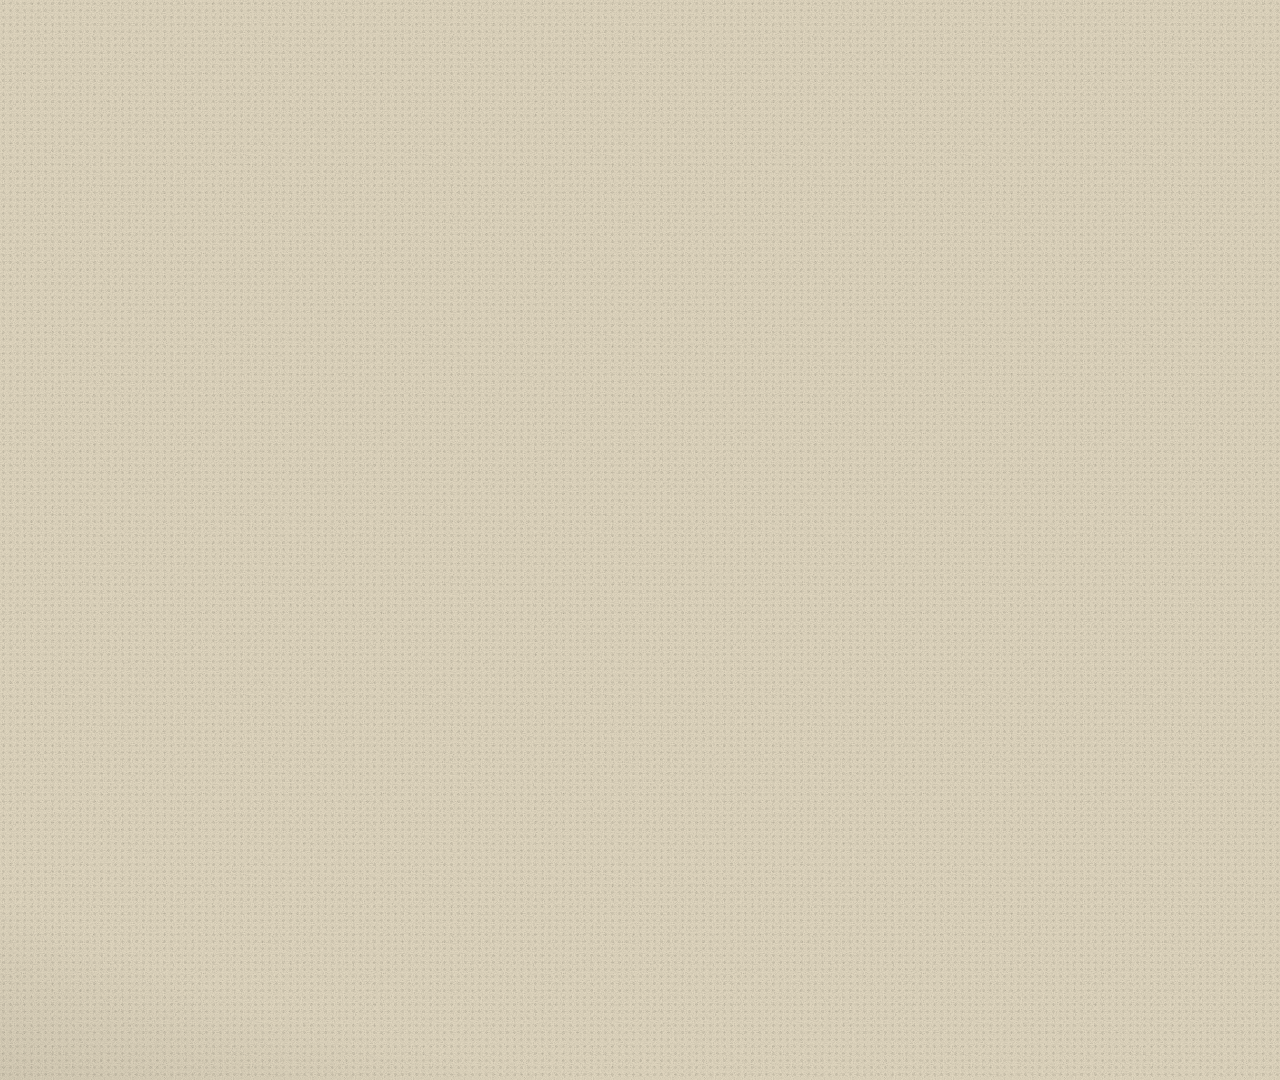
<file: skills/herk-edit-kit/style-library/01-vox-explainer/cards/tier1/t1-overview-dossier.html>
<!doctype html>
<!--
  VOX EXPLAINER · tier1 · overview · DOSSIER / CASE FILES
  Manila-folder dossier: 4 tabbed file rows pulled from a drawer.
  Each row has a kraft tab on the left edge (red index style), a tab code,
  a case/topic title, and a faint ruled line + "CONFIDENTIAL" stamp.
  Files stagger in top-to-bottom as if drawn from a filing cabinet.
  Slots: title, tab1, file1, tab2, file2, tab3, file3, tab4, file4, source.
-->
<html>
  <head>
    <meta charset="utf-8" />
    <link rel="stylesheet" href="../../tokens.css" />
    <script src="https://cdn.jsdelivr.net/npm/gsap@3.14.2/dist/gsap.min.js"></script>
    <style>
      html, body { margin: 0; }
      #t1-ov-dossier {
        position: absolute; inset: 0; width: 1920px; height: 1080px;
        background: var(--paper-2); color: var(--ink);
        font-family: var(--font-display); overflow: hidden;
      }
      #t1-ov-dossier .grain {
        position: absolute; inset: -40px; background: var(--tex-grain);
        background-size: 180px 180px; mix-blend-mode: multiply; opacity: 0.46;
        pointer-events: none; z-index: 10;
      }
      #t1-ov-dossier .vignette {
        position: absolute; inset: 0; pointer-events: none; z-index: 9;
        background: radial-gradient(130% 120% at 50% 40%, transparent 52%, rgba(23,19,14,0.22) 100%);
      }
      /* faint halftone texture on the whole bg */
      #t1-ov-dossier .halftone {
        position: absolute; inset: 0;
        background-image: var(--tex-halftone);
        background-size: var(--tex-halftone-size);
        opacity: 0.08; z-index: 1;
      }

      /* dossier label — marker title */
      #t1-ov-dossier .dossier-label {
        position: absolute; top: 72px; left: 50%;
        transform: translateX(-50%) skewX(var(--marker-skew));
        background: var(--red); color: var(--paper); padding: 10px 36px; z-index: 5;
        font-weight: var(--wt-black); font-size: var(--size-title);
        letter-spacing: var(--track-tight); text-transform: uppercase; white-space: nowrap;
        box-shadow: 5px 5px 0 rgba(23,19,14,0.3);
      }

      /* file stack — centered vertically */
      #t1-ov-dossier .file-stack {
        position: absolute; left: 160px; right: 160px;
        top: 230px; bottom: 110px;
        display: flex; flex-direction: column; justify-content: space-between;
        z-index: 3;
      }

      /* individual file row */
      #t1-ov-dossier .file-row {
        display: flex; align-items: stretch;
        background: var(--paper);
        border: 3px solid var(--ink);
        box-shadow: 6px 6px 0 rgba(23,19,14,0.2);
        position: relative; overflow: hidden;
        min-height: 148px;
      }

      /* kraft index tab on the left */
      #t1-ov-dossier .tab {
        flex-shrink: 0; width: 90px;
        background: var(--paper-2);
        border-right: 3px solid var(--ink);
        display: flex; flex-direction: column;
        align-items: center; justify-content: center;
        gap: 6px; padding: 14px 8px;
      }
      /* red index notch at top of tab */
      #t1-ov-dossier .tab::before {
        content: ''; display: block;
        width: 30px; height: 8px;
        background: var(--red);
        border-radius: 2px;
        margin-bottom: 4px;
      }
      #t1-ov-dossier .tab-code {
        font-family: var(--font-label); font-weight: var(--wt-black);
        font-size: 22px; letter-spacing: var(--track-wide);
        text-transform: uppercase; color: var(--ink); text-align: center;
        line-height: 1.1; word-break: break-all;
      }

      /* file body */
      #t1-ov-dossier .file-body {
        flex: 1; display: flex; align-items: center;
        padding: 20px 50px; position: relative;
      }
      /* ruled lines inside each file */
      #t1-ov-dossier .file-body::before {
        content: '';
        position: absolute; left: 50px; right: 50px; bottom: 22px;
        height: 2px; background: rgba(23,19,14,0.14);
      }
      #t1-ov-dossier .file-body::after {
        content: '';
        position: absolute; left: 50px; right: 50px; bottom: 40px;
        height: 1px; background: rgba(23,19,14,0.09);
      }

      #t1-ov-dossier .file-title {
        font-family: var(--font-label); font-weight: var(--wt-bold);
        font-size: 44px; line-height: 1.15; color: var(--ink);
        position: relative; z-index: 1;
      }

      /* CONFIDENTIAL stamp — faint, rotated, positioned far right */
      #t1-ov-dossier .stamp {
        position: absolute; right: 70px; top: 50%; transform: translateY(-50%) rotate(-8deg);
        font-family: var(--font-label); font-weight: var(--wt-black);
        font-size: 26px; letter-spacing: 0.25em; text-transform: uppercase;
        color: var(--red); opacity: 0.18;
        border: 4px solid var(--red); padding: 6px 16px;
        pointer-events: none;
      }

      /* cabinet drawer pull — decorative bar above stack */
      #t1-ov-dossier .drawer-pull {
        position: absolute; left: 160px; right: 160px; top: 195px;
        height: 28px; background: var(--ink); z-index: 3;
      }
      #t1-ov-dossier .drawer-pull::after {
        content: ''; position: absolute; left: 50%; top: 50%;
        transform: translate(-50%, -50%);
        width: 80px; height: 16px;
        background: var(--paper-2); border: 3px solid var(--ink);
        border-radius: 4px;
      }

      /* source */
      #t1-ov-dossier .source {
        position: absolute; left: 160px; bottom: 46px; z-index: 6;
        font-family: var(--font-label); font-weight: var(--wt-bold);
        font-size: var(--size-tiny); letter-spacing: var(--track-wide);
        text-transform: uppercase; color: var(--muted);
      }
    </style>
  </head>
  <body>
    <div id="t1-ov-dossier" data-composition-id="t1-ov-dossier" data-start="0" data-width="1920" data-height="1080">
      <div class="halftone"></div>

      <div class="dossier-label" data-slot="title">CASE FILES</div>

      <div class="drawer-pull"></div>

      <div class="file-stack">

        <div class="file-row fr1">
          <div class="tab"><div class="tab-code" data-slot="tab1">FILE 01</div></div>
          <div class="file-body">
            <div class="file-title" data-slot="file1">The Origin — how this story started</div>
            <div class="stamp">CONFIDENTIAL</div>
          </div>
        </div>

        <div class="file-row fr2">
          <div class="tab"><div class="tab-code" data-slot="tab2">FILE 02</div></div>
          <div class="file-body">
            <div class="file-title" data-slot="file2">The Players — who's involved and why</div>
            <div class="stamp">CONFIDENTIAL</div>
          </div>
        </div>

        <div class="file-row fr3">
          <div class="tab"><div class="tab-code" data-slot="tab3">FILE 03</div></div>
          <div class="file-body">
            <div class="file-title" data-slot="file3">The Evidence — what the numbers say</div>
            <div class="stamp">CONFIDENTIAL</div>
          </div>
        </div>

        <div class="file-row fr4">
          <div class="tab"><div class="tab-code" data-slot="tab4">FILE 04</div></div>
          <div class="file-body">
            <div class="file-title" data-slot="file4">The Verdict — where this goes next</div>
            <div class="stamp">CONFIDENTIAL</div>
          </div>
        </div>

      </div>

      <div class="source" data-slot="source">SOURCE · REFERENCE 2026</div>
      <div class="vignette"></div>
      <div class="grain"></div>
    </div>

    <script>
      window.__timelines = window.__timelines || {};
      const tl = gsap.timeline({ paused: true });

      // finite grain flicker
      tl.fromTo("#t1-ov-dossier .grain", { backgroundPosition: "0px 0px" },
                { backgroundPosition: "150px 115px", duration: 0.5, ease: "steps(4)", repeat: 11, yoyo: true }, 0);

      // dossier label stamps in
      tl.from("#t1-ov-dossier .dossier-label",
              { autoAlpha: 0, scale: 0.85, transformOrigin: "center center",
                duration: 0.35, ease: "steps(5)" }, 0.15);

      // drawer pull slams down
      tl.from("#t1-ov-dossier .drawer-pull",
              { autoAlpha: 0, y: -20, duration: 0.28, ease: "power3.out" }, 0.4);

      // files pull out of drawer — stagger top to bottom, each with a slight y from above
      tl.from("#t1-ov-dossier .fr1",
              { autoAlpha: 0, y: -60, duration: 0.38, ease: "back.out(1.4)" }, 0.55);
      tl.from("#t1-ov-dossier .fr2",
              { autoAlpha: 0, y: -60, duration: 0.38, ease: "back.out(1.4)" }, 0.75);
      tl.from("#t1-ov-dossier .fr3",
              { autoAlpha: 0, y: -60, duration: 0.38, ease: "back.out(1.4)" }, 0.95);
      tl.from("#t1-ov-dossier .fr4",
              { autoAlpha: 0, y: -60, duration: 0.38, ease: "back.out(1.4)" }, 1.15);

      // stamps appear faintly after all files are in
      tl.from("#t1-ov-dossier .stamp",
              { autoAlpha: 0, scale: 1.2, transformOrigin: "center center",
                duration: 0.22, ease: "steps(3)", stagger: 0.09 }, 1.5);

      tl.from("#t1-ov-dossier .source", { autoAlpha: 0, duration: 0.3 }, 1.8);

      tl.set({}, {}, 7);

      window.__timelines["t1-ov-dossier"] = tl;
    </script>
  </body>
</html>
</file>
<file: skills/herk-edit-kit/style-library/01-vox-explainer/tokens.css>
/* ============================================================================
   VOX EXPLAINER — style tokens
   Single source of palette / type / motion / texture for every card in this
   style. Cards reference these vars and never hardcode colors, fonts, easings,
   or textures. Tweak here, all cards update.
   See DESIGN.md for the why. Inspiration: Vox-style animated explainer.
   ============================================================================ */

/* Type. The HyperFrames compiler embeds supported fonts by name at render time;
   this @import is what makes standalone / browser preview show the right faces. */
@import url("https://fonts.googleapis.com/css2?family=Archivo:wght@400;700;900&family=Caveat:wght@700&family=Fraunces:ital,opsz,wght@0,9..144,300;0,9..144,900;1,9..144,900&display=swap");

:root {
  /* --- palette (mirror style.json + DESIGN.md). 5 symbolic colors. --------- */
  --paper:        #efe9dc;   /* warm newsprint background */
  --paper-2:      #e6dcc4;   /* kraft / aged paper variant */
  --ink:          #17130e;   /* warm near-black print ink (text + engravings) */
  --yellow:       #37BDF8;   /* AIS blue accent — THE highlight (circles, marker boxes). Token name kept --yellow; value is now blue. */
  --red:          #e23b2e;   /* editorial red — circles, scribbles, alarm */
  --orange:       #f26a1b;   /* cutout outline / secondary accent */

  /* semantic aliases the blueprint contract expects */
  --bg:     var(--paper);
  --fg:     var(--ink);
  --accent: var(--yellow);
  --muted:  rgba(23, 19, 14, 0.55);

  /* --- typography ---------------------------------------------------------- */
  /* Fraunces = the expressive voice (statements). Archivo = metadata, recedes.
     Caveat = handwritten margin notes only. Weight contrast is EXTREME. */
  --font-display: "Fraunces", Georgia, "Times New Roman", serif;
  --font-label:   "Archivo", "Helvetica Neue", Arial, sans-serif;
  --font-hand:    "Caveat", "Bradley Hand", cursive;
  /* contract aliases */
  --font-body:    var(--font-label);
  --font-mono:    var(--font-label);

  --wt-thin:  300;
  --wt-reg:   400;
  --wt-bold:  700;
  --wt-black: 900;

  /* video sizes for 1920x1080 (big — readable in 2s) */
  --size-mega:     320px;   /* hero stat number */
  --size-display:  150px;   /* takeover headline */
  --size-title:    92px;    /* section title */
  --size-headline: 56px;    /* card headline */
  --size-body:     32px;    /* supporting copy */
  --size-label:    24px;    /* kicker / metadata */
  --size-tiny:     18px;    /* credits, fine print */

  --track-tight: -0.03em;   /* display tracking, tighter than web */
  --track-wide:  0.16em;    /* uppercase label tracking */

  /* --- motion — the choppy, low-shutter Vox signature ---------------------- */
  /* Snap in hard, settle with a tiny overshoot. Stepped eases give the
     stop-motion / low-shutter feel. GSAP string eases live in the cards. */
  --ease-snap: cubic-bezier(0.16, 1, 0.3, 1);
  --ease-in:   cubic-bezier(0.5, 0, 0.75, 0);
  --ease-out:  cubic-bezier(0.16, 1, 0.3, 1);
  --gsap-pop:   back.out(2.2);     /* paper-cut elements popping in */
  --gsap-step:  steps(6);          /* choppy / shutter motion */
  --dur-in:  0.42s;
  --dur-out: 0.3s;

  /* --- shape --------------------------------------------------------------- */
  --radius: 2px;            /* paper cuts are nearly square, barely rounded */
  --pad: 56px;
  --marker-skew: -1.4deg;   /* highlight boxes sit slightly off-level */

  /* --- textures (deterministic SVG data-URIs + gradients) ------------------ */
  /* Paper fiber grain — fractalNoise, fixed seed (deterministic render). */
  --tex-grain: url("data:image/svg+xml,%3Csvg xmlns='http://www.w3.org/2000/svg' width='180' height='180'%3E%3Cfilter id='n'%3E%3CfeTurbulence type='fractalNoise' baseFrequency='0.9' numOctaves='2' seed='7' stitchTiles='stitch'/%3E%3CfeColorMatrix type='saturate' values='0'/%3E%3C/filter%3E%3Crect width='100%25' height='100%25' filter='url(%23n)'/%3E%3C/svg%3E");

  /* Halftone dots — for filling cutout placeholders / shadows the Vox way. */
  --tex-halftone: radial-gradient(circle at center, var(--ink) 1.1px, transparent 1.6px);
  --tex-halftone-size: 7px 7px;

  /* Faint construction grid (blueprint guides). */
  --grid-line: rgba(23, 19, 14, 0.07);
  --grid-size: 64px;
}
</file>
